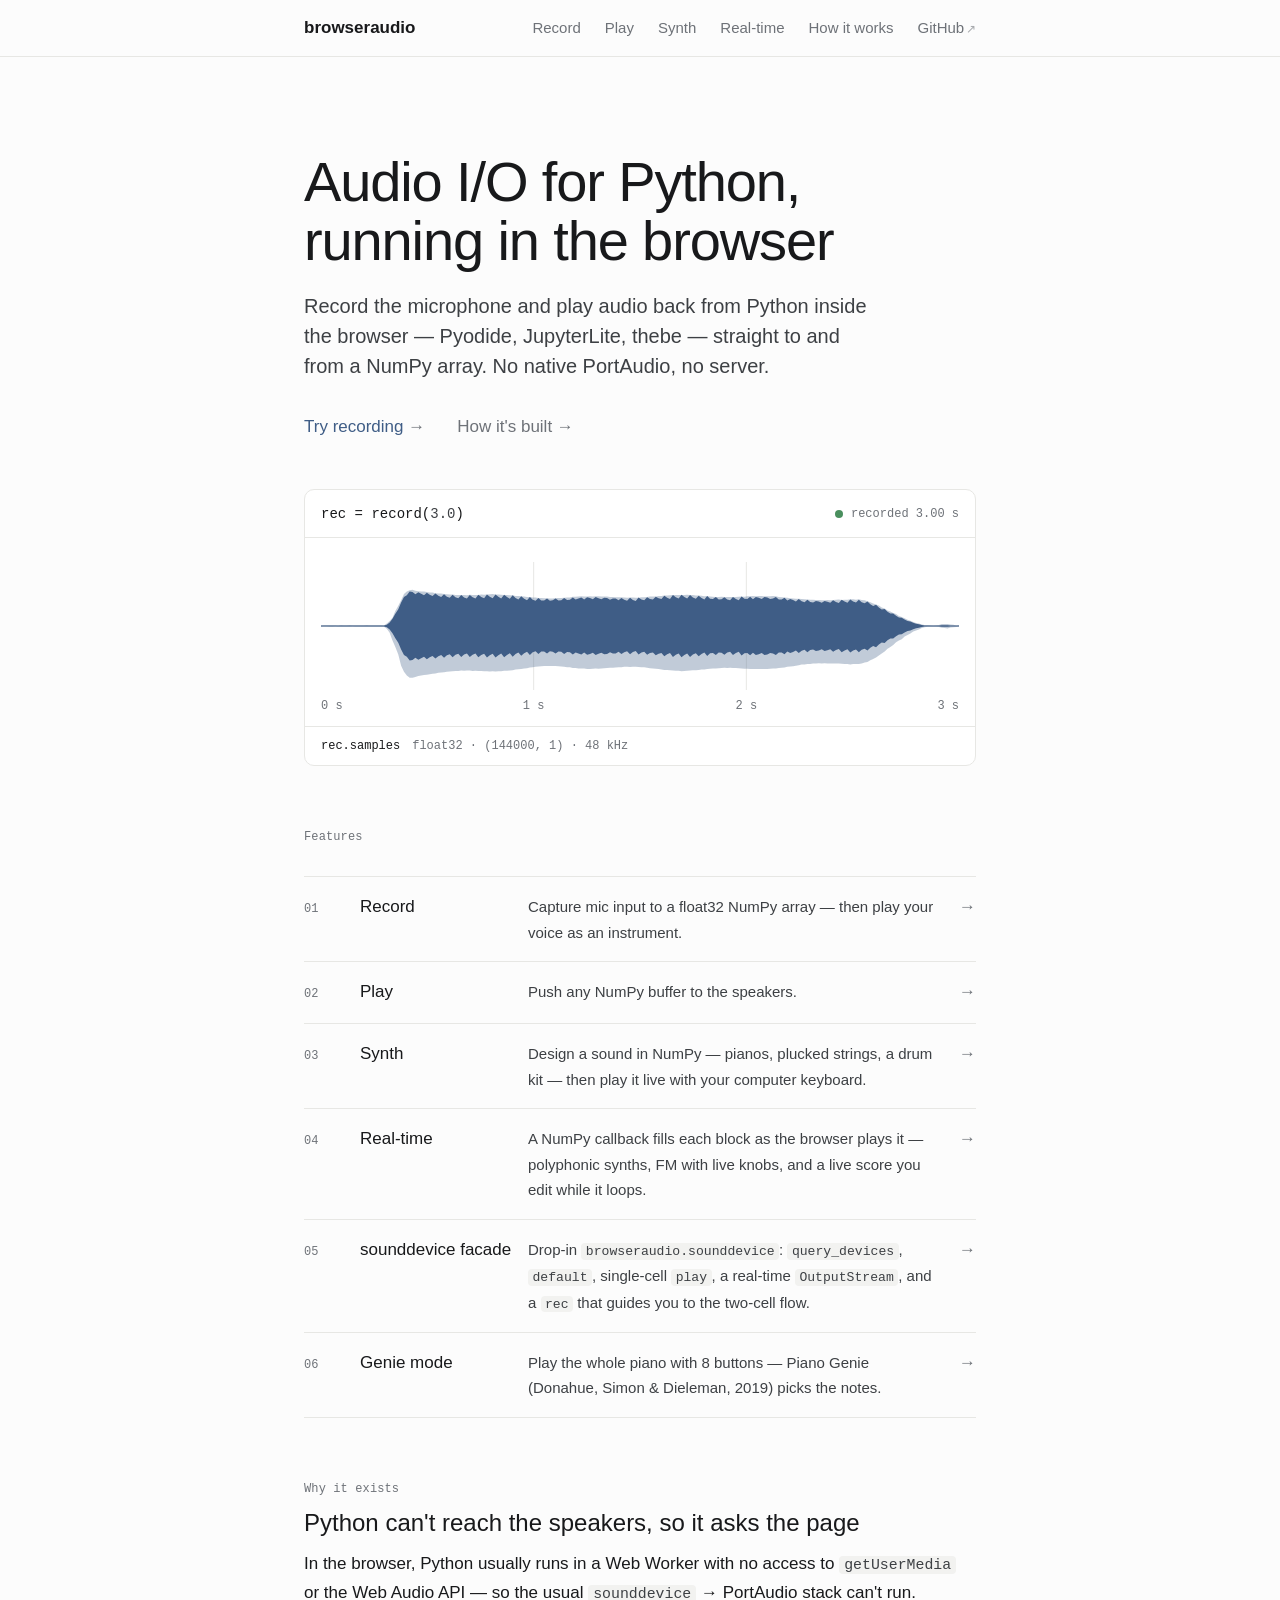
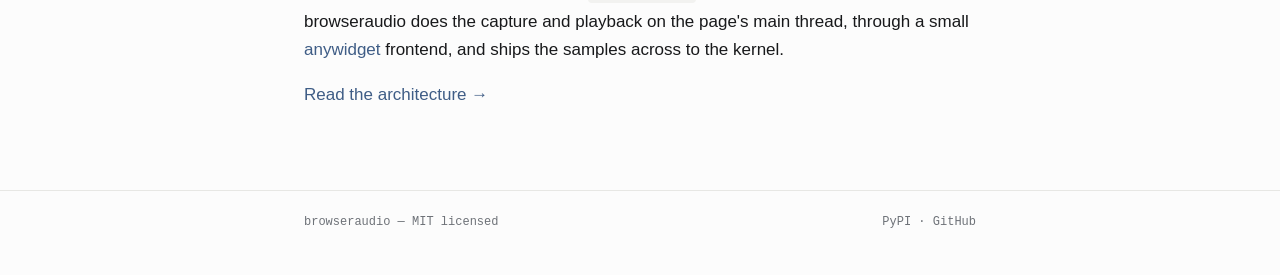
<file: demo/index.html>
<!DOCTYPE html>
<html lang="en">
<head>
<meta charset="utf-8" />
<meta name="viewport" content="width=device-width, initial-scale=1" />
<title>browseraudio — audio I/O for in-browser Python</title>
<meta name="description" content="Record the mic and play audio back from Python running in the browser — Pyodide, JupyterLite, thebe — straight to and from NumPy." />
<link rel="stylesheet" href="assets/style.css" />
<script src="assets/nav.js"></script>
</head>
<body>

<nav class="nav">
  <div class="nav-inner wrap">
    <a class="brand" href="index.html">browseraudio</a>
    <button class="nav-toggle" type="button" aria-expanded="false" aria-controls="nav-links"><span>Menu</span></button>
    <div class="nav-links" id="nav-links">
      <a href="record.html">Record</a>
      <a href="play.html">Play</a>
      <a href="synth.html">Synth</a>
      <a href="realtime.html">Real-time</a>
      <a href="how-it-works.html">How it works</a>
      <a class="ext" href="https://github.com/jiaweil6/browseraudio">GitHub</a>
    </div>
  </div>
</nav>

<main class="wrap">
  <header class="hero">
    <h1>Audio I/O for Python,<br>running in the browser</h1>
    <p class="lead">
      Record the microphone and play audio back from Python inside the browser —
      Pyodide, JupyterLite, thebe — straight to and from a NumPy array. No native
      PortAudio, no server.
    </p>
    <div class="cta">
      <a href="record.html">Try recording <span class="arr">→</span></a>
      <a class="secondary" href="how-it-works.html">How it's built <span class="arr">→</span></a>
    </div>

    <figure class="take">
      <div class="take-head">
        <code>rec = <span class="f">record</span>(<span class="n">3.0</span>)</code>
        <span class="take-status"><span class="dot"></span>recorded 3.00 s</span>
      </div>
      <div class="take-plot">
        <svg viewBox="0 0 672 128" preserveAspectRatio="none" role="img" aria-label="Waveform of a three-second take: a hummed note that swells in after a third of a second and fades out just before the end">
          <path class="grid" d="M0 64H672M224 0V128M448 0V128"/>
          <path class="peak" d="M0 63.4L3 63.3L6 63.3L9 63.3L12.1 63.3L15.1 63.3L18.1 63.4L21.1 63.1L24.1 63.3L27.1 63.3L30.1 63.1L33.1 63.3L36.2 63.2L39.2 63.2L42.2 63.3L45.2 63.2L48.2 63.1L51.2 63.3L54.2 63.3L57.3 63.3L60.3 63.3L63.3 63.3L66.3 63.4L69.3 61.6L72.3 58.9L75.3 55.7L78.3 49.0L81.4 43.8L84.4 38.3L87.4 32.0L90.4 29.5L93.4 28.3L96.4 27.8L99.4 28.7L102.5 29.3L105.5 29.6L108.5 29.6L111.5 30.1L114.5 30.5L117.5 30.5L120.5 31.3L123.6 31.4L126.6 31.6L129.6 32.0L132.6 32.3L135.6 32.6L138.6 32.5L141.6 32.9L144.6 33.0L147.7 33.1L150.7 33.1L153.7 33.2L156.7 32.8L159.7 32.9L162.7 32.9L165.7 33.0L168.8 32.6L171.8 32.7L174.8 32.6L177.8 32.3L180.8 32.0L183.8 32.4L186.8 32.5L189.8 32.7L192.9 32.9L195.9 32.9L198.9 33.2L201.9 33.2L204.9 33.9L207.9 34.1L210.9 34.2L214 34.6L217 35.1L220 35.1L223 35.5L226 35.5L229 36.1L232 36.1L235 36.3L238.1 36.3L241.1 36.4L244.1 36.4L247.1 36.0L250.1 36.1L253.1 35.9L256.1 35.7L259.2 35.6L262.2 35.4L265.2 34.8L268.2 34.8L271.2 34.5L274.2 34.3L277.2 34.4L280.3 34.4L283.3 34.2L286.3 34.4L289.3 34.2L292.3 34.2L295.3 34.6L298.3 34.5L301.3 34.6L304.4 35.1L307.4 35.0L310.4 35.3L313.4 35.3L316.4 35.3L319.4 35.5L322.4 35.7L325.5 35.6L328.5 35.5L331.5 35.8L334.5 35.7L337.5 35.3L340.5 35.2L343.5 34.9L346.5 34.6L349.6 34.5L352.6 34.5L355.6 34.1L358.6 34.0L361.6 33.6L364.6 33.6L367.6 33.3L370.7 33.0L373.7 33.0L376.7 33.1L379.7 33.1L382.7 33.1L385.7 32.8L388.7 33.1L391.7 33.1L394.8 33.4L397.8 33.5L400.8 33.7L403.8 34.3L406.8 34.1L409.8 34.4L412.8 34.7L415.9 34.9L418.9 34.9L421.9 34.8L424.9 34.9L427.9 35.0L430.9 34.9L433.9 34.9L437 35.0L440 34.8L443 34.6L446 34.7L449 34.2L452 34.3L455 34.1L458 34.3L461.1 34.0L464.1 34.1L467.1 34.3L470.1 34.3L473.1 34.3L476.1 34.1L479.1 34.3L482.2 35.0L485.2 35.2L488.2 35.4L491.2 35.7L494.2 36.2L497.2 36.4L500.2 36.7L503.2 36.8L506.3 37.0L509.3 37.3L512.3 37.5L515.3 37.8L518.3 37.8L521.3 38.0L524.3 38.0L527.4 38.2L530.4 38.3L533.4 37.9L536.4 38.3L539.4 38.1L542.4 37.8L545.4 37.6L548.4 37.9L551.5 37.7L554.5 37.7L557.5 37.3L560.5 37.3L563.5 37.7L566.5 37.2L569.5 38.1L572.6 38.3L575.6 39.3L578.6 40.2L581.6 41.4L584.6 42.4L587.6 43.4L590.6 45.4L593.7 46.4L596.7 48.4L599.7 49.6L602.7 50.9L605.7 52.0L608.7 54.1L611.7 55.0L614.7 56.3L617.8 57.8L620.8 58.8L623.8 59.9L626.8 61.1L629.8 61.5L632.8 62.6L635.8 62.9L638.9 63.1L641.9 63.3L644.9 63.4L647.9 63.2L650.9 63.0L653.9 62.1L656.9 62.0L659.9 62.0L663 62.4L666 62.7L669 63.4L672 63.3L672 64.6L669 64.9L666 65.3L663 65.4L659.9 66.4L656.9 66.1L653.9 65.7L650.9 65.0L647.9 64.8L644.9 64.7L641.9 64.8L638.9 64.8L635.8 65.3L632.8 66.0L629.8 67.4L626.8 68.4L623.8 69.4L620.8 71.6L617.8 72.9L614.7 74.4L611.7 77.2L608.7 78.6L605.7 80.3L602.7 83.0L599.7 85.1L596.7 86.8L593.7 89.6L590.6 91.6L587.6 93.4L584.6 95.4L581.6 97.0L578.6 98.2L575.6 99.9L572.6 100.6L569.5 101.4L566.5 101.9L563.5 102.0L560.5 102.0L557.5 102.4L554.5 102.0L551.5 102.0L548.4 101.8L545.4 101.6L542.4 101.4L539.4 101.6L536.4 101.4L533.4 101.4L530.4 101.2L527.4 101.5L524.3 101.3L521.3 101.4L518.3 101.6L515.3 101.9L512.3 102.0L509.3 102.4L506.3 102.6L503.2 103.3L500.2 103.7L497.2 104.2L494.2 104.4L491.2 104.8L488.2 105.5L485.2 105.8L482.2 105.9L479.1 106.5L476.1 106.5L473.1 106.8L470.1 107.0L467.1 107.1L464.1 107.0L461.1 107.0L458 106.9L455 106.9L452 107.0L449 106.7L446 106.7L443 106.4L440 106.2L437 106.1L433.9 105.9L430.9 105.8L427.9 106.0L424.9 105.8L421.9 106.0L418.9 106.2L415.9 106.4L412.8 106.4L409.8 106.8L406.8 106.9L403.8 107.4L400.8 107.4L397.8 108.1L394.8 108.3L391.7 108.3L388.7 108.5L385.7 108.8L382.7 109.0L379.7 109.2L376.7 108.7L373.7 108.8L370.7 108.5L367.6 108.2L364.6 107.9L361.6 107.9L358.6 107.5L355.6 106.9L352.6 106.7L349.6 106.5L346.5 106.2L343.5 105.7L340.5 105.2L337.5 105.2L334.5 104.9L331.5 104.8L328.5 104.8L325.5 104.9L322.4 104.8L319.4 104.7L316.4 105.2L313.4 105.2L310.4 105.4L307.4 105.7L304.4 105.8L301.3 106.0L298.3 106.3L295.3 106.6L292.3 106.8L289.3 106.6L286.3 106.8L283.3 106.9L280.3 106.9L277.2 106.6L274.2 106.5L271.2 106.4L268.2 106.0L265.2 105.9L262.2 105.3L259.2 105.2L256.1 104.8L253.1 104.5L250.1 104.3L247.1 104.1L244.1 104.0L241.1 103.9L238.1 104.1L235 104.1L232 104.3L229 104.5L226 104.7L223 105.2L220 105.6L217 106.3L214 106.5L210.9 107.1L207.9 107.3L204.9 107.6L201.9 108.2L198.9 108.5L195.9 108.8L192.9 108.8L189.8 109.2L186.8 109.3L183.8 109.5L180.8 109.3L177.8 109.6L174.8 109.3L171.8 109.2L168.8 109.1L165.7 109.0L162.7 108.8L159.7 108.9L156.7 108.6L153.7 108.4L150.7 108.7L147.7 108.6L144.6 108.9L141.6 109.0L138.6 109.3L135.6 109.4L132.6 109.7L129.6 110.2L126.6 110.5L123.6 110.7L120.5 111.5L117.5 111.8L114.5 112.2L111.5 112.8L108.5 113.1L105.5 113.5L102.5 114.0L99.4 114.9L96.4 115.7L93.4 115.8L90.4 113.5L87.4 109.7L84.4 103.8L81.4 92.4L78.3 85.0L75.3 78.4L72.3 70.7L69.3 66.8L66.3 64.8L63.3 64.8L60.3 64.8L57.3 64.7L54.2 64.7L51.2 64.7L48.2 64.8L45.2 64.7L42.2 64.8L39.2 64.8L36.2 64.7L33.1 64.6L30.1 64.7L27.1 64.8L24.1 64.7L21.1 64.8L18.1 64.7L15.1 64.6L12.1 64.7L9 64.8L6 64.6L3 64.6L0 64.8Z"/>
          <path class="rms" d="M0 63.5L3 63.5L6 63.5L9 63.5L12.1 63.5L15.1 63.5L18.1 63.5L21.1 63.5L24.1 63.5L27.1 63.5L30.1 63.5L33.1 63.5L36.2 63.5L39.2 63.5L42.2 63.5L45.2 63.5L48.2 63.5L51.2 63.5L54.2 63.5L57.3 63.5L60.3 63.5L63.3 63.5L66.3 63.5L69.3 62.7L72.3 60.6L75.3 56.8L78.3 51.8L81.4 47.3L84.4 40.5L87.4 35.0L90.4 33.3L93.4 29.5L96.4 29.9L99.4 32.3L102.5 30.2L105.5 31.7L108.5 33.3L111.5 30.8L114.5 32.7L117.5 34.1L120.5 31.5L123.6 33.8L126.6 35.0L129.6 32.2L132.6 34.7L135.6 35.8L138.6 32.8L141.6 35.3L144.6 36.3L147.7 33.1L150.7 35.5L153.7 36.4L156.7 33.1L159.7 35.3L162.7 36.4L165.7 32.8L168.8 35.0L171.8 36.2L174.8 32.6L177.8 34.7L180.8 36.2L183.8 32.5L186.8 34.7L189.8 36.4L192.9 32.7L195.9 35.1L198.9 36.8L201.9 33.3L204.9 35.9L207.9 37.5L210.9 34.2L214 36.8L217 38.3L220 35.1L223 37.7L226 38.7L229 35.9L232 38.4L235 38.6L238.1 36.5L241.1 38.8L244.1 38.3L247.1 36.6L250.1 38.5L253.1 38.2L256.1 36.0L259.2 38.0L262.2 37.8L265.2 35.4L268.2 37.6L271.2 36.5L274.2 35.5L277.2 37.4L280.3 35.2L283.3 36.1L286.3 37.3L289.3 34.9L292.3 36.3L295.3 37.3L298.3 35.8L301.3 36.0L304.4 37.7L307.4 36.5L310.4 36.4L313.4 38.3L316.4 36.0L319.4 37.7L322.4 38.8L325.5 35.8L328.5 37.9L331.5 38.9L334.5 35.5L337.5 37.6L340.5 38.3L343.5 35.3L346.5 37.0L349.6 37.6L352.6 34.8L355.6 36.3L358.6 37.1L361.6 33.8L364.6 35.7L367.6 36.9L370.7 33.0L373.7 35.3L376.7 36.5L379.7 32.8L382.7 35.0L385.7 36.5L388.7 33.0L391.7 35.6L394.8 36.8L397.8 33.7L400.8 36.0L403.8 37.6L406.8 34.1L409.8 36.8L412.8 37.1L415.9 35.1L418.9 37.5L421.9 37.2L424.9 35.3L427.9 37.4L430.9 38.2L433.9 34.9L437 36.9L440 38.2L443 34.5L446 36.8L449 37.0L452 34.7L455 37.2L458 35.1L461.1 35.8L464.1 37.0L467.1 35.1L470.1 35.6L473.1 37.0L476.1 36.6L479.1 35.1L482.2 37.5L485.2 37.5L488.2 35.8L491.2 38.5L494.2 37.0L497.2 38.1L500.2 39.5L503.2 37.0L506.3 39.3L509.3 40.3L512.3 37.7L515.3 39.9L518.3 40.5L521.3 38.9L524.3 39.5L527.4 40.7L530.4 39.0L533.4 39.7L536.4 40.8L539.4 38.2L542.4 40.0L545.4 40.9L548.4 37.8L551.5 39.5L554.5 40.8L557.5 37.6L560.5 39.6L563.5 40.5L566.5 37.8L569.5 40.2L572.6 41.3L575.6 39.5L578.6 42.3L581.6 44.1L584.6 42.8L587.6 45.6L590.6 47.4L593.7 47.0L596.7 49.8L599.7 51.4L602.7 51.5L605.7 53.8L608.7 55.5L611.7 55.7L614.7 57.6L617.8 58.9L620.8 59.4L623.8 60.8L626.8 61.7L629.8 62.3L632.8 63.0L635.8 63.5L638.9 63.5L641.9 63.5L644.9 63.5L647.9 63.5L650.9 63.5L653.9 63.3L656.9 63.2L659.9 63.2L663 63.5L666 63.5L669 63.5L672 63.5L672 64.5L669 64.5L666 64.5L663 64.5L659.9 64.8L656.9 64.8L653.9 64.7L650.9 64.5L647.9 64.5L644.9 64.5L641.9 64.5L638.9 64.5L635.8 64.5L632.8 65.0L629.8 65.7L626.8 66.3L623.8 67.2L620.8 68.6L617.8 69.1L614.7 70.4L611.7 72.3L608.7 72.5L605.7 74.2L602.7 76.5L599.7 76.6L596.7 78.2L593.7 81.0L590.6 80.6L587.6 82.4L584.6 85.2L581.6 83.9L578.6 85.7L575.6 88.5L572.6 86.7L569.5 87.8L566.5 90.2L563.5 87.5L560.5 88.4L557.5 90.4L554.5 87.2L551.5 88.5L548.4 90.2L545.4 87.1L542.4 88.0L539.4 89.8L536.4 87.2L533.4 88.3L530.4 89.0L527.4 87.3L524.3 88.5L521.3 89.1L518.3 87.5L515.3 88.1L512.3 90.3L509.3 87.7L506.3 88.7L503.2 91.0L500.2 88.5L497.2 89.9L494.2 91.0L491.2 89.5L488.2 92.2L485.2 90.5L482.2 90.5L479.1 92.9L476.1 91.4L473.1 91.0L470.1 92.4L467.1 92.9L464.1 91.0L461.1 92.2L458 92.9L455 90.8L452 93.3L449 91.0L446 91.2L443 93.5L440 89.8L437 91.1L433.9 93.1L430.9 89.8L427.9 90.6L424.9 92.7L421.9 90.8L418.9 90.5L415.9 92.9L412.8 90.9L409.8 91.2L406.8 93.9L403.8 90.4L400.8 92.0L397.8 94.3L394.8 91.2L391.7 92.4L388.7 95.0L385.7 91.5L382.7 93.0L379.7 95.2L376.7 91.5L373.7 92.7L370.7 95.0L367.6 91.1L364.6 92.3L361.6 94.2L358.6 90.9L355.6 91.7L352.6 93.2L349.6 90.4L346.5 91.0L343.5 92.7L340.5 89.7L337.5 90.4L334.5 92.5L331.5 89.1L328.5 90.1L325.5 92.2L322.4 89.2L319.4 90.3L316.4 92.0L313.4 89.7L310.4 91.6L307.4 91.5L304.4 90.3L301.3 92.0L298.3 92.2L295.3 90.7L292.3 91.7L289.3 93.1L286.3 90.7L283.3 91.9L280.3 92.8L277.2 90.6L274.2 92.5L271.2 91.5L268.2 90.4L265.2 92.6L262.2 90.2L259.2 90.0L256.1 92.0L253.1 89.8L250.1 89.5L247.1 91.4L244.1 89.7L241.1 89.2L238.1 91.5L235 89.4L232 89.6L229 92.1L226 89.3L223 90.3L220 92.9L217 89.7L214 91.2L210.9 93.8L207.9 90.5L204.9 92.1L201.9 94.7L198.9 91.2L195.9 92.9L192.9 95.3L189.8 91.6L186.8 93.3L183.8 95.5L180.8 91.8L177.8 93.3L174.8 95.4L171.8 91.8L168.8 93.0L165.7 95.2L162.7 91.6L159.7 92.7L156.7 94.9L153.7 91.6L150.7 92.5L147.7 94.9L144.6 91.7L141.6 92.7L138.6 95.2L135.6 92.2L132.6 93.3L129.6 95.8L126.6 93.0L123.6 94.2L120.5 96.5L117.5 93.9L114.5 95.3L111.5 97.2L108.5 94.7L105.5 96.3L102.5 97.8L99.4 95.7L96.4 98.1L93.4 98.5L90.4 94.7L87.4 93.0L84.4 87.5L81.4 80.7L78.3 76.2L75.3 71.2L72.3 67.4L69.3 65.3L66.3 64.5L63.3 64.5L60.3 64.5L57.3 64.5L54.2 64.5L51.2 64.5L48.2 64.5L45.2 64.5L42.2 64.5L39.2 64.5L36.2 64.5L33.1 64.5L30.1 64.5L27.1 64.5L24.1 64.5L21.1 64.5L18.1 64.5L15.1 64.5L12.1 64.5L9 64.5L6 64.5L3 64.5L0 64.5Z"/>
        </svg>
        <div class="take-axis" aria-hidden="true"><span style="left:0">0 s</span><span style="left:33.333%">1 s</span><span style="left:66.667%">2 s</span><span style="left:100%">3 s</span></div>
      </div>
      <figcaption class="take-foot"><code>rec.samples</code><span>float32 · (144000, 1) · 48 kHz</span></figcaption>
    </figure>
  </header>

  <section>
    <p class="label">Features</p>
    <div class="index">
      <a class="row" href="record.html">
        <span class="num">01</span><span class="name">Record</span>
        <span class="desc">Capture mic input to a float32 NumPy array — then play your voice as an instrument.</span>
        <span class="arr">→</span>
      </a>
      <a class="row" href="play.html">
        <span class="num">02</span><span class="name">Play</span>
        <span class="desc">Push any NumPy buffer to the speakers.</span>
        <span class="arr">→</span>
      </a>
      <a class="row" href="synth.html">
        <span class="num">03</span><span class="name">Synth</span>
        <span class="desc">Design a sound in NumPy — pianos, plucked strings, a drum kit — then play it live with your computer keyboard.</span>
        <span class="arr">→</span>
      </a>
      <a class="row" href="realtime.html">
        <span class="num">04</span><span class="name">Real-time</span>
        <span class="desc">A NumPy callback fills each block as the browser plays it — polyphonic synths, FM with live knobs, and a live score you edit while it loops.</span>
        <span class="arr">→</span>
      </a>
      <a class="row" href="how-it-works.html#facade">
        <span class="num">05</span><span class="name">sounddevice facade</span>
        <span class="desc">Drop-in <code>browseraudio.sounddevice</code>: <code>query_devices</code>, <code>default</code>, single-cell <code>play</code>, a real-time <code>OutputStream</code>, and a <code>rec</code> that guides you to the two-cell flow.</span>
        <span class="arr">→</span>
      </a>
      <a class="row" href="synth.html">
        <span class="num">06</span><span class="name">Genie mode</span>
        <span class="desc">Play the whole piano with 8 buttons — Piano Genie (Donahue, Simon &amp; Dieleman, 2019) picks the notes.</span>
        <span class="arr">→</span>
      </a>
    </div>
  </section>

  <section>
    <p class="label">Why it exists</p>
    <h2>Python can't reach the speakers, so it asks the page</h2>
    <p>
      In the browser, Python usually runs in a Web Worker with no access to
      <code>getUserMedia</code> or the Web Audio API — so the usual
      <code>sounddevice</code> → PortAudio stack can't run. browseraudio does the
      capture and playback on the page's main thread, through a small
      <a href="https://anywidget.dev">anywidget</a> frontend, and ships the samples
      across to the kernel.
    </p>
    <p><a href="how-it-works.html">Read the architecture <span class="arr">→</span></a></p>
  </section>
</main>

<footer>
  <div class="wrap">
    <span>browseraudio — MIT licensed</span>
    <span><a href="https://pypi.org/project/browseraudio/">PyPI</a> · <a href="https://github.com/jiaweil6/browseraudio">GitHub</a></span>
  </div>
</footer>

</body>
</html>
</file>
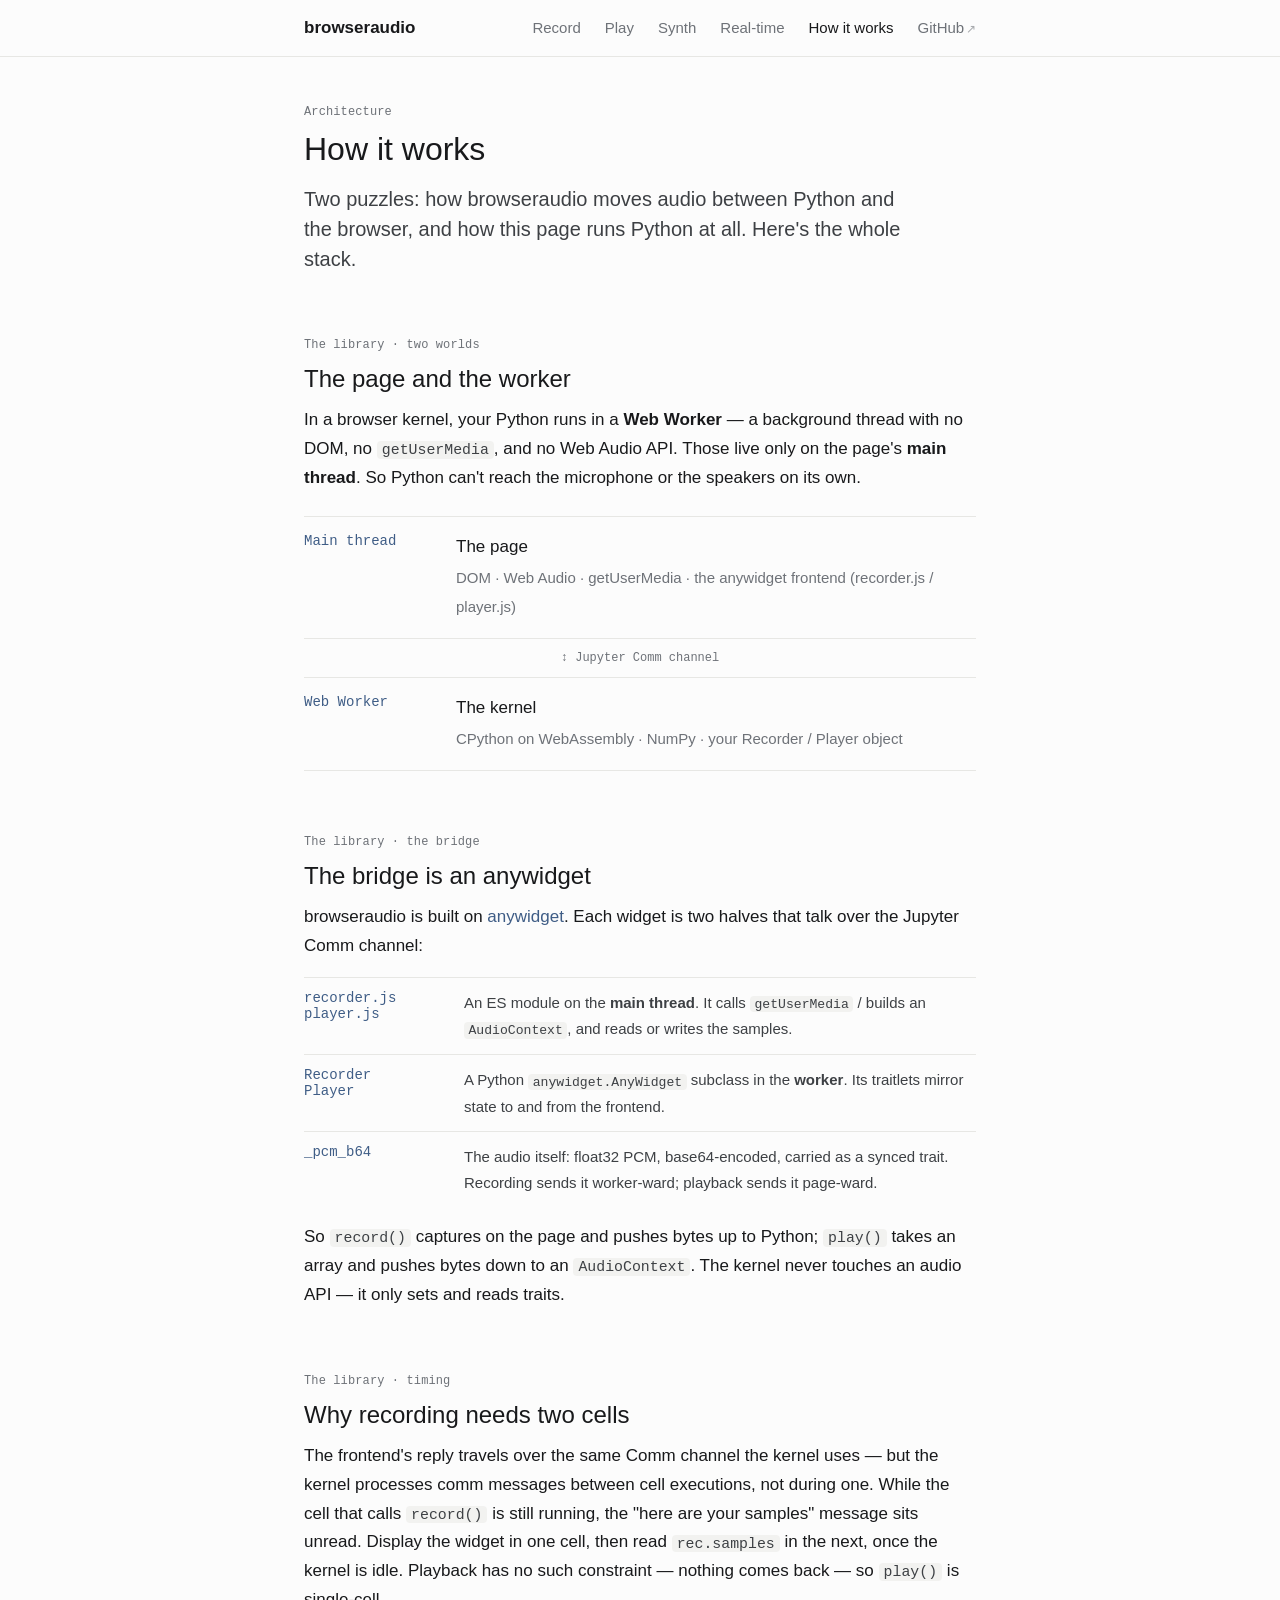
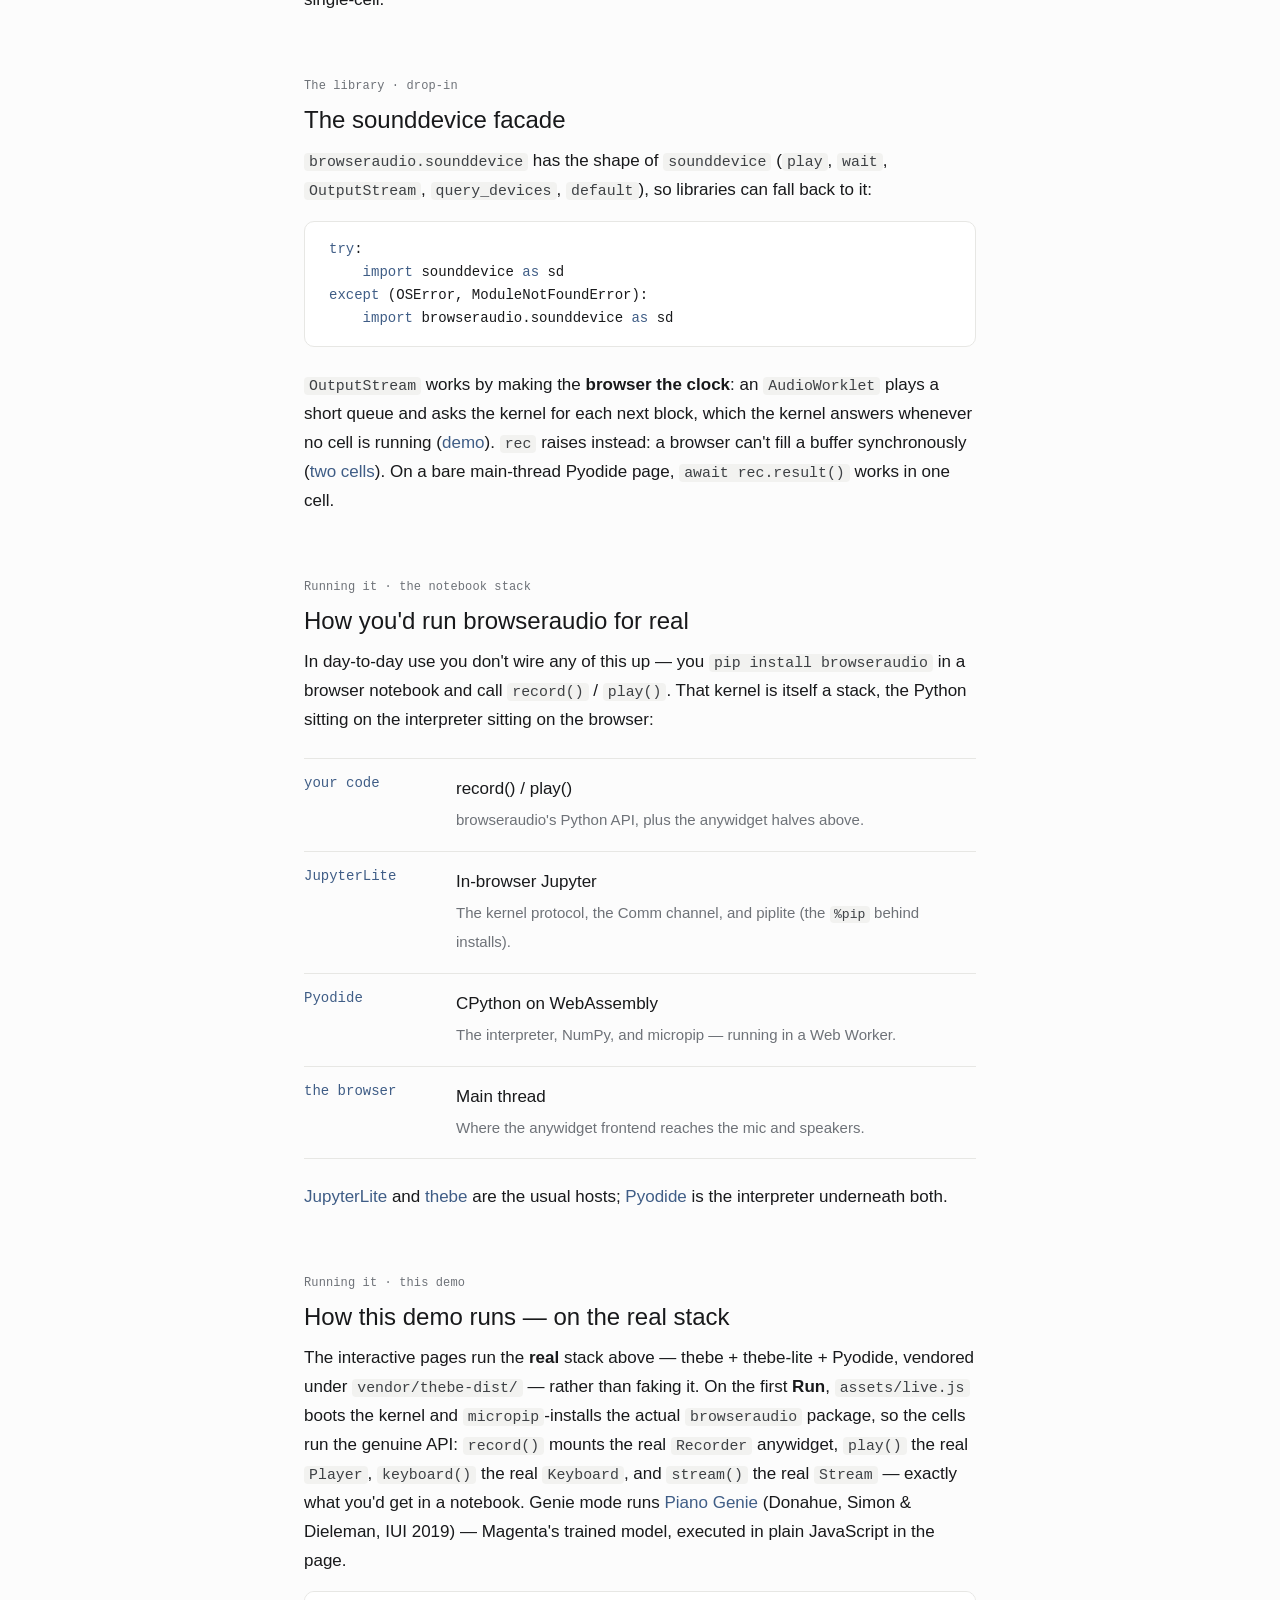
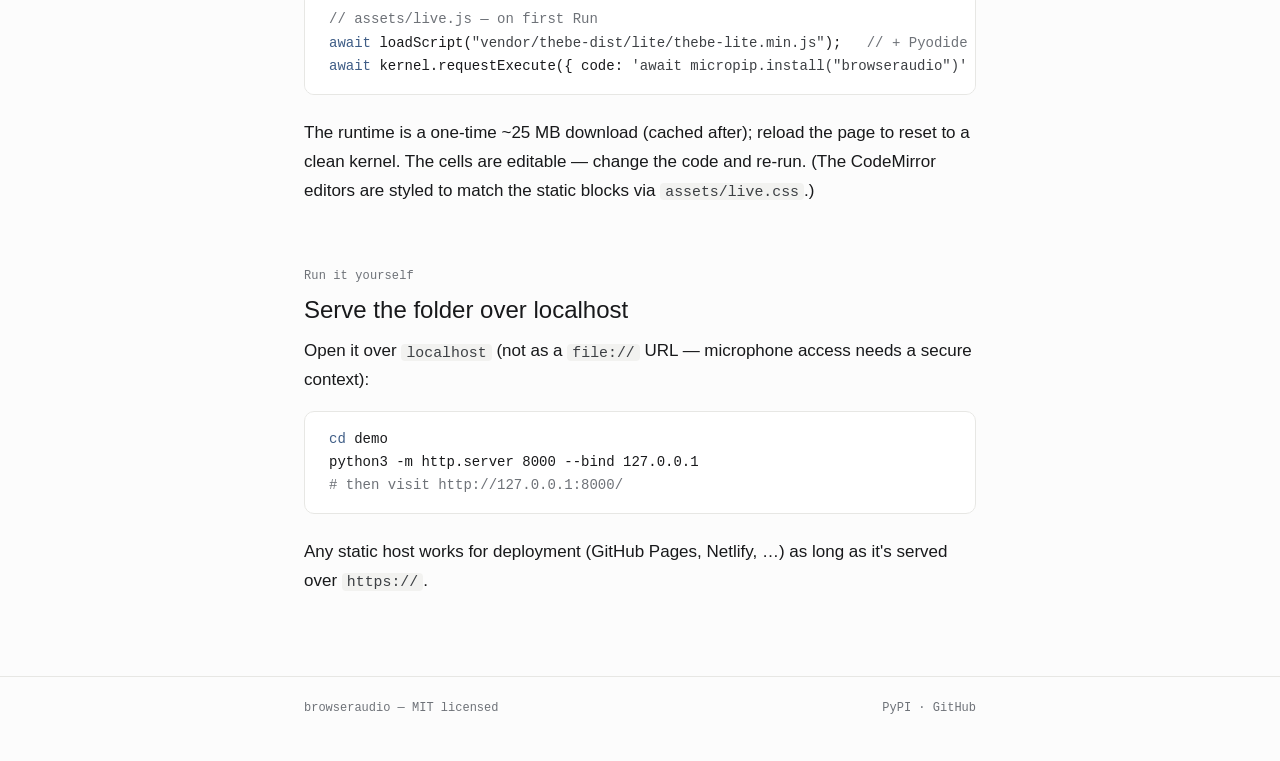
<file: demo/how-it-works.html>
<!DOCTYPE html>
<html lang="en">
<head>
<meta charset="utf-8" />
<meta name="viewport" content="width=device-width, initial-scale=1" />
<title>How it works · browseraudio</title>
<meta name="description" content="The architecture behind browseraudio: anywidget, the main-thread/worker bridge, the sounddevice facade, the JupyterLite / Pyodide notebook stack, and how the demo runs the real thebe + Pyodide kernel in the browser." />
<link rel="stylesheet" href="assets/style.css" />
<script src="assets/nav.js"></script>
</head>
<body>

<nav class="nav">
  <div class="nav-inner wrap">
    <a class="brand" href="index.html">browseraudio</a>
    <button class="nav-toggle" type="button" aria-expanded="false" aria-controls="nav-links"><span>Menu</span></button>
    <div class="nav-links" id="nav-links">
      <a href="record.html">Record</a>
      <a href="play.html">Play</a>
      <a href="synth.html">Synth</a>
      <a href="realtime.html">Real-time</a>
      <a href="how-it-works.html" class="active" aria-current="page">How it works</a>
      <a class="ext" href="https://github.com/jiaweil6/browseraudio">GitHub</a>
    </div>
  </div>
</nav>

<main class="wrap">
  <p class="label">Architecture</p>
  <h1>How it works</h1>
  <p class="lead">
    Two puzzles: how browseraudio moves audio between Python and the browser, and how
    this page runs Python at all. Here's the whole stack.
  </p>

  <section>
    <p class="label">The library · two worlds</p>
    <h2>The page and the worker</h2>
    <p>
      In a browser kernel, your Python runs in a <b>Web Worker</b> — a background thread
      with no DOM, no <code>getUserMedia</code>, and no Web Audio API. Those live only on
      the page's <b>main thread</b>. So Python can't reach the microphone or the speakers
      on its own.
    </p>
    <div class="stack">
      <div class="layer">
        <span class="badge">Main thread</span>
        <span class="desc"><b>The page</b><span>DOM · Web Audio · getUserMedia · the anywidget frontend (recorder.js / player.js)</span></span>
      </div>
      <div class="split-note">↕  Jupyter Comm channel</div>
      <div class="layer">
        <span class="badge">Web Worker</span>
        <span class="desc"><b>The kernel</b><span>CPython on WebAssembly · NumPy · your Recorder / Player object</span></span>
      </div>
    </div>
  </section>

  <section>
    <p class="label">The library · the bridge</p>
    <h2>The bridge is an anywidget</h2>
    <p>
      browseraudio is built on <a href="https://anywidget.dev">anywidget</a>. Each widget
      is two halves that talk over the Jupyter Comm channel:
    </p>
    <dl class="dl">
      <div><dt>recorder.js<br>player.js</dt><dd>An ES module on the <b>main thread</b>. It calls <code>getUserMedia</code> / builds an <code>AudioContext</code>, and reads or writes the samples.</dd></div>
      <div><dt>Recorder<br>Player</dt><dd>A Python <code>anywidget.AnyWidget</code> subclass in the <b>worker</b>. Its traitlets mirror state to and from the frontend.</dd></div>
      <div><dt>_pcm_b64</dt><dd>The audio itself: float32 PCM, base64-encoded, carried as a synced trait. Recording sends it worker-ward; playback sends it page-ward.</dd></div>
    </dl>
    <p>
      So <code>record()</code> captures on the page and pushes bytes <em>up</em> to Python;
      <code>play()</code> takes an array and pushes bytes <em>down</em> to an
      <code>AudioContext</code>. The kernel never touches an audio API — it only sets and
      reads traits.
    </p>
  </section>

  <section id="two-cells">
    <p class="label">The library · timing</p>
    <h2>Why recording needs two cells</h2>
    <p>
      The frontend's reply travels over the same Comm channel the kernel uses — but the
      kernel processes comm messages <em>between</em> cell executions, not during one.
      While the cell that calls <code>record()</code> is still running, the "here are your
      samples" message sits unread. Display the widget in one cell, then read
      <code>rec.samples</code> in the next, once the kernel is idle. Playback has no such
      constraint — nothing comes back — so <code>play()</code> is single-cell.
    </p>
  </section>

  <section id="facade">
    <p class="label">The library · drop-in</p>
    <h2>The sounddevice facade</h2>
    <p>
      <code>browseraudio.sounddevice</code> has the shape of
      <a href="https://python-sounddevice.readthedocs.io"><code>sounddevice</code></a>
      (<code>play</code>, <code>wait</code>, <code>OutputStream</code>, <code>query_devices</code>,
      <code>default</code>), so libraries can fall back to it:
    </p>
    <pre class="code"><span class="k">try</span>:
    <span class="k">import</span> sounddevice <span class="k">as</span> sd
<span class="k">except</span> (OSError, ModuleNotFoundError):
    <span class="k">import</span> browseraudio.sounddevice <span class="k">as</span> sd</pre>
    <p>
      <code>OutputStream</code> works by making the <b>browser the clock</b>: an
      <code>AudioWorklet</code> plays a short queue and asks the kernel for each next block,
      which the kernel answers whenever no cell is running (<a href="realtime.html">demo</a>).
      <code>rec</code> raises instead: a browser can't fill a buffer synchronously
      (<a href="#two-cells">two cells</a>). On a bare main-thread Pyodide page,
      <code>await rec.result()</code> works in one cell.
    </p>
  </section>

  <section>
    <p class="label">Running it · the notebook stack</p>
    <h2>How you'd run browseraudio for real</h2>
    <p>
      In day-to-day use you don't wire any of this up — you <code>pip install
      browseraudio</code> in a browser notebook and call <code>record()</code> /
      <code>play()</code>. That kernel is itself a stack, the Python sitting on the
      interpreter sitting on the browser:
    </p>
    <div class="stack">
      <div class="layer"><span class="badge">your code</span><span class="desc"><b>record() / play()</b><span>browseraudio's Python API, plus the anywidget halves above.</span></span></div>
      <div class="layer"><span class="badge">JupyterLite</span><span class="desc"><b>In-browser Jupyter</b><span>The kernel protocol, the Comm channel, and piplite (the <code>%pip</code> behind installs).</span></span></div>
      <div class="layer"><span class="badge">Pyodide</span><span class="desc"><b>CPython on WebAssembly</b><span>The interpreter, NumPy, and micropip — running in a Web Worker.</span></span></div>
      <div class="layer"><span class="badge">the browser</span><span class="desc"><b>Main thread</b><span>Where the anywidget frontend reaches the mic and speakers.</span></span></div>
    </div>
    <p>
      <a href="https://jupyterlite.readthedocs.io/">JupyterLite</a> and
      <a href="https://thebe.readthedocs.io/">thebe</a> are the usual hosts;
      <a href="https://pyodide.org">Pyodide</a> is the interpreter underneath both.
    </p>
  </section>

  <section>
    <p class="label">Running it · this demo</p>
    <h2>How this demo runs — on the real stack</h2>
    <p>
      The interactive pages run the <b>real</b> stack above — thebe + thebe-lite + Pyodide,
      vendored under <code>vendor/thebe-dist/</code> — rather than faking it. On the first
      <b>Run</b>, <code>assets/live.js</code> boots the kernel and <code>micropip</code>-installs
      the actual <code>browseraudio</code> package, so the cells run the genuine API:
      <code>record()</code> mounts the real <code>Recorder</code> anywidget,
      <code>play()</code> the real <code>Player</code>, <code>keyboard()</code> the real
      <code>Keyboard</code>, and <code>stream()</code> the real <code>Stream</code> — exactly
      what you'd get in a notebook. Genie mode runs
      <a href="https://magenta.tensorflow.org/pianogenie">Piano Genie</a> (Donahue, Simon &amp;
      Dieleman, IUI 2019) — Magenta's trained model, executed in plain JavaScript in the page.
    </p>
    <pre class="code"><span class="c">// assets/live.js — on first Run</span>
<span class="k">await</span> loadScript(<span class="s">"vendor/thebe-dist/lite/thebe-lite.min.js"</span>);   <span class="c">// + Pyodide</span>
<span class="k">await</span> kernel.requestExecute({ code: <span class="s">'await micropip.install("browseraudio")'</span> });</pre>
    <p>
      The runtime is a one-time ~25 MB download (cached after); reload the page to reset to a
      clean kernel. The cells are editable — change the code and re-run. (The CodeMirror
      editors are styled to match the static blocks via <code>assets/live.css</code>.)
    </p>
  </section>

  <section>
    <p class="label">Run it yourself</p>
    <h2>Serve the folder over localhost</h2>
    <p>Open it over <code>localhost</code> (not as a <code>file://</code> URL — microphone access needs a secure context):</p>
    <pre class="code"><span class="k">cd</span> demo
python3 -m http.server 8000 --bind 127.0.0.1
<span class="c"># then visit http://127.0.0.1:8000/</span></pre>
    <p>Any static host works for deployment (GitHub Pages, Netlify, …) as long as it's served over <code>https://</code>.</p>
  </section>
</main>

<footer>
  <div class="wrap">
    <span>browseraudio — MIT licensed</span>
    <span><a href="https://pypi.org/project/browseraudio/">PyPI</a> · <a href="https://github.com/jiaweil6/browseraudio">GitHub</a></span>
  </div>
</footer>

</body>
</html>
</file>
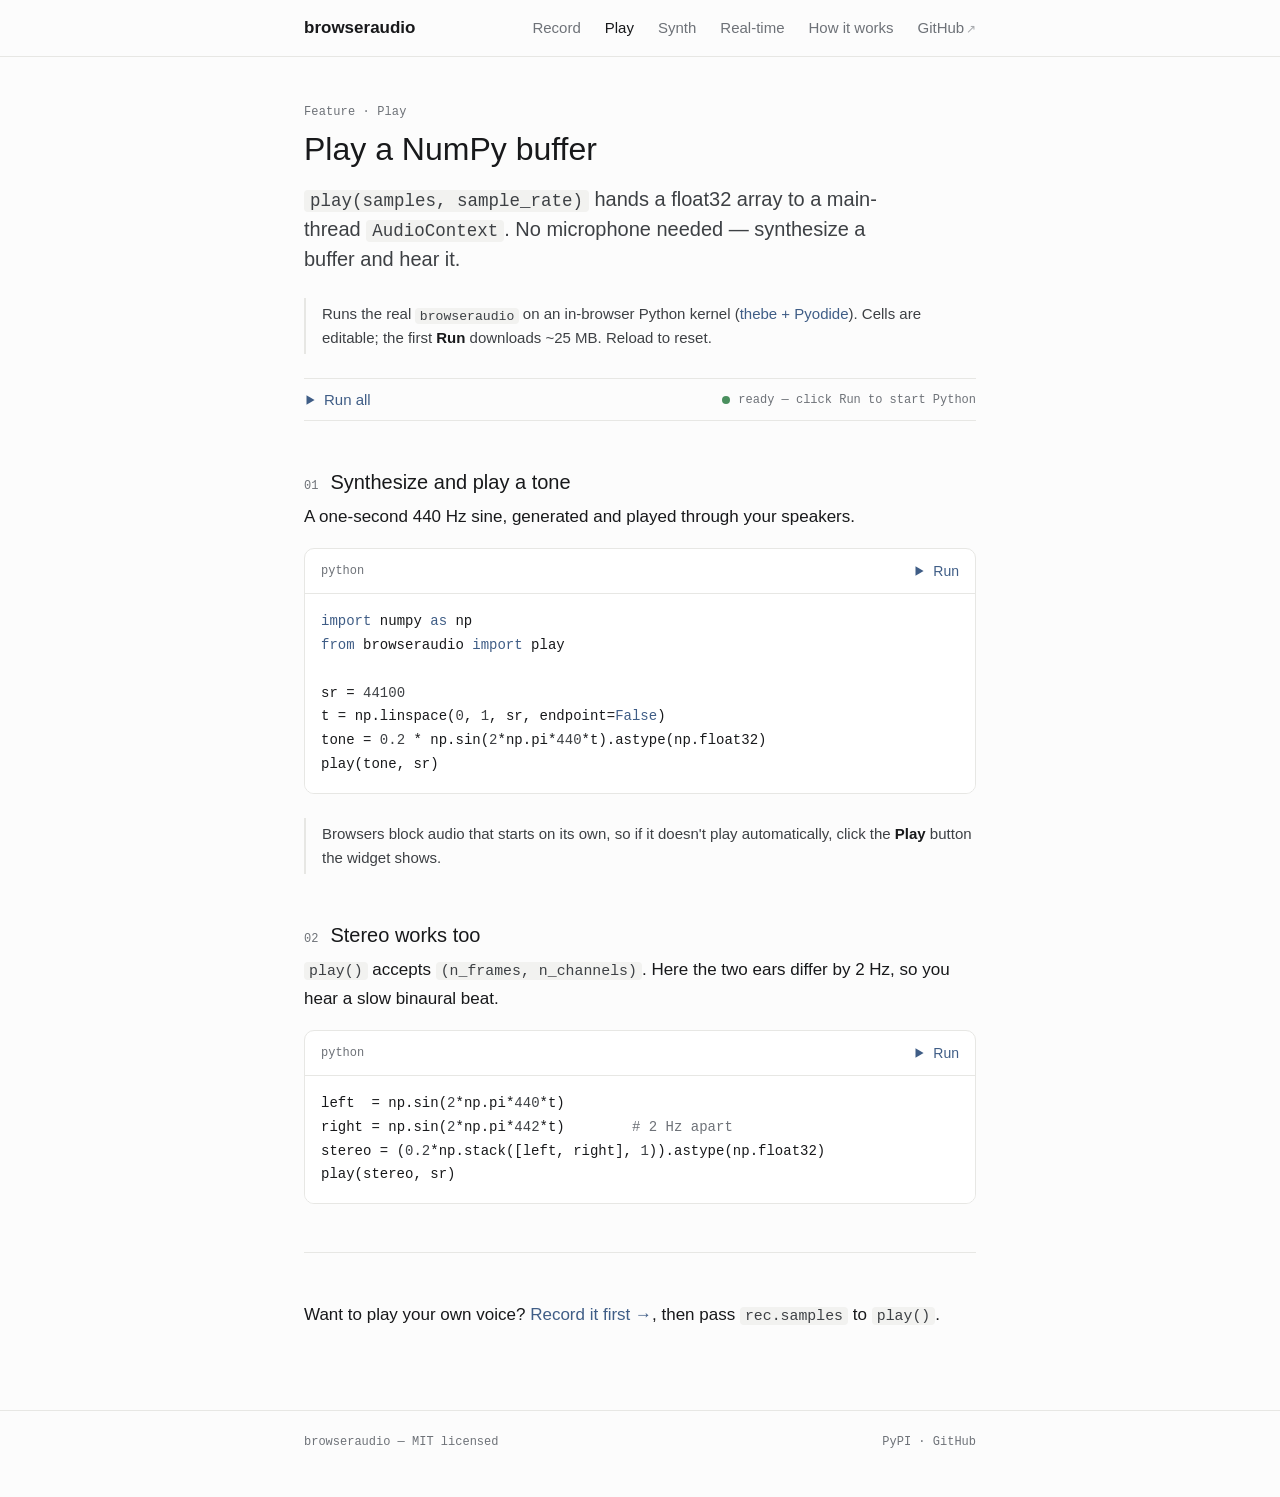
<file: demo/play.html>
<!DOCTYPE html>
<html lang="en">
<head>
<meta charset="utf-8" />
<meta name="viewport" content="width=device-width, initial-scale=1" />
<title>Play · browseraudio</title>
<link rel="stylesheet" href="assets/style.css" />
<link rel="stylesheet" href="assets/live.css" />
<script src="assets/nav.js"></script>
</head>
<body>

<nav class="nav">
  <div class="nav-inner wrap">
    <a class="brand" href="index.html">browseraudio</a>
    <button class="nav-toggle" type="button" aria-expanded="false" aria-controls="nav-links"><span>Menu</span></button>
    <div class="nav-links" id="nav-links">
      <a href="record.html">Record</a>
      <a href="play.html" class="active" aria-current="page">Play</a>
      <a href="synth.html">Synth</a>
      <a href="realtime.html">Real-time</a>
      <a href="how-it-works.html">How it works</a>
      <a class="ext" href="https://github.com/jiaweil6/browseraudio">GitHub</a>
    </div>
  </div>
</nav>

<main class="wrap">
  <p class="label">Feature · Play</p>
  <h1>Play a NumPy buffer</h1>
  <p class="lead">
    <code>play(samples, sample_rate)</code> hands a float32 array to a main-thread
    <code>AudioContext</code>. No microphone needed — synthesize a buffer and hear it.
  </p>

  <p class="callout">
    Runs the real <code>browseraudio</code> on an in-browser Python kernel
    (<a href="how-it-works.html">thebe + Pyodide</a>). Cells are editable; the first
    <b>Run</b> downloads ~25 MB. Reload to reset.
  </p>

  <div class="runbar">
    <button class="run-all" id="run-all">Run all</button>
    <span class="status"><span class="dot" id="kdot"></span><span id="kstat">ready</span></span>
  </div>

  <div class="step-h"><span class="n">01</span><h2>Synthesize and play a tone</h2></div>
  <p>A one-second 440&nbsp;Hz sine, generated and played through your speakers.</p>
  <div class="cell">
    <div class="cell-head"><span class="lang">python</span><button class="run" data-run="play-tone">Run</button></div>
<pre class="cell-code"><code><span class="k">import</span> numpy <span class="k">as</span> np
<span class="k">from</span> browseraudio <span class="k">import</span> play

sr = <span class="n">44100</span>
t = np.<span class="f">linspace</span>(<span class="n">0</span>, <span class="n">1</span>, sr, endpoint=<span class="k">False</span>)
tone = <span class="n">0.2</span> * np.<span class="f">sin</span>(<span class="n">2</span>*np.pi*<span class="n">440</span>*t).<span class="f">astype</span>(np.float32)
<span class="f">play</span>(tone, sr)</code></pre>
    <div class="cell-out" data-out="play-tone" hidden></div>
  </div>

  <p class="callout">
    Browsers block audio that starts on its own, so if it doesn't play automatically,
    click the <b>Play</b> button the widget shows.
  </p>

  <div class="step-h"><span class="n">02</span><h2>Stereo works too</h2></div>
  <p><code>play()</code> accepts <code>(n_frames, n_channels)</code>. Here the two ears differ by 2&nbsp;Hz, so you hear a slow binaural beat.</p>
  <div class="cell">
    <div class="cell-head"><span class="lang">python</span><button class="run" data-run="play-stereo">Run</button></div>
<pre class="cell-code"><code>left  = np.<span class="f">sin</span>(<span class="n">2</span>*np.pi*<span class="n">440</span>*t)
right = np.<span class="f">sin</span>(<span class="n">2</span>*np.pi*<span class="n">442</span>*t)        <span class="c"># 2 Hz apart</span>
stereo = (<span class="n">0.2</span>*np.<span class="f">stack</span>([left, right], <span class="n">1</span>)).<span class="f">astype</span>(np.float32)
<span class="f">play</span>(stereo, sr)</code></pre>
    <div class="cell-out" data-out="play-stereo" hidden></div>
  </div>

  <hr class="rule" />
  <p>Want to play your own voice? <a href="record.html">Record it first <span class="arr">→</span></a>, then pass <code>rec.samples</code> to <code>play()</code>.</p>
</main>

<footer>
  <div class="wrap">
    <span>browseraudio — MIT licensed</span>
    <span><a href="https://pypi.org/project/browseraudio/">PyPI</a> · <a href="https://github.com/jiaweil6/browseraudio">GitHub</a></span>
  </div>
</footer>

<script src="assets/live.js"></script>
</body>
</html>
</file>
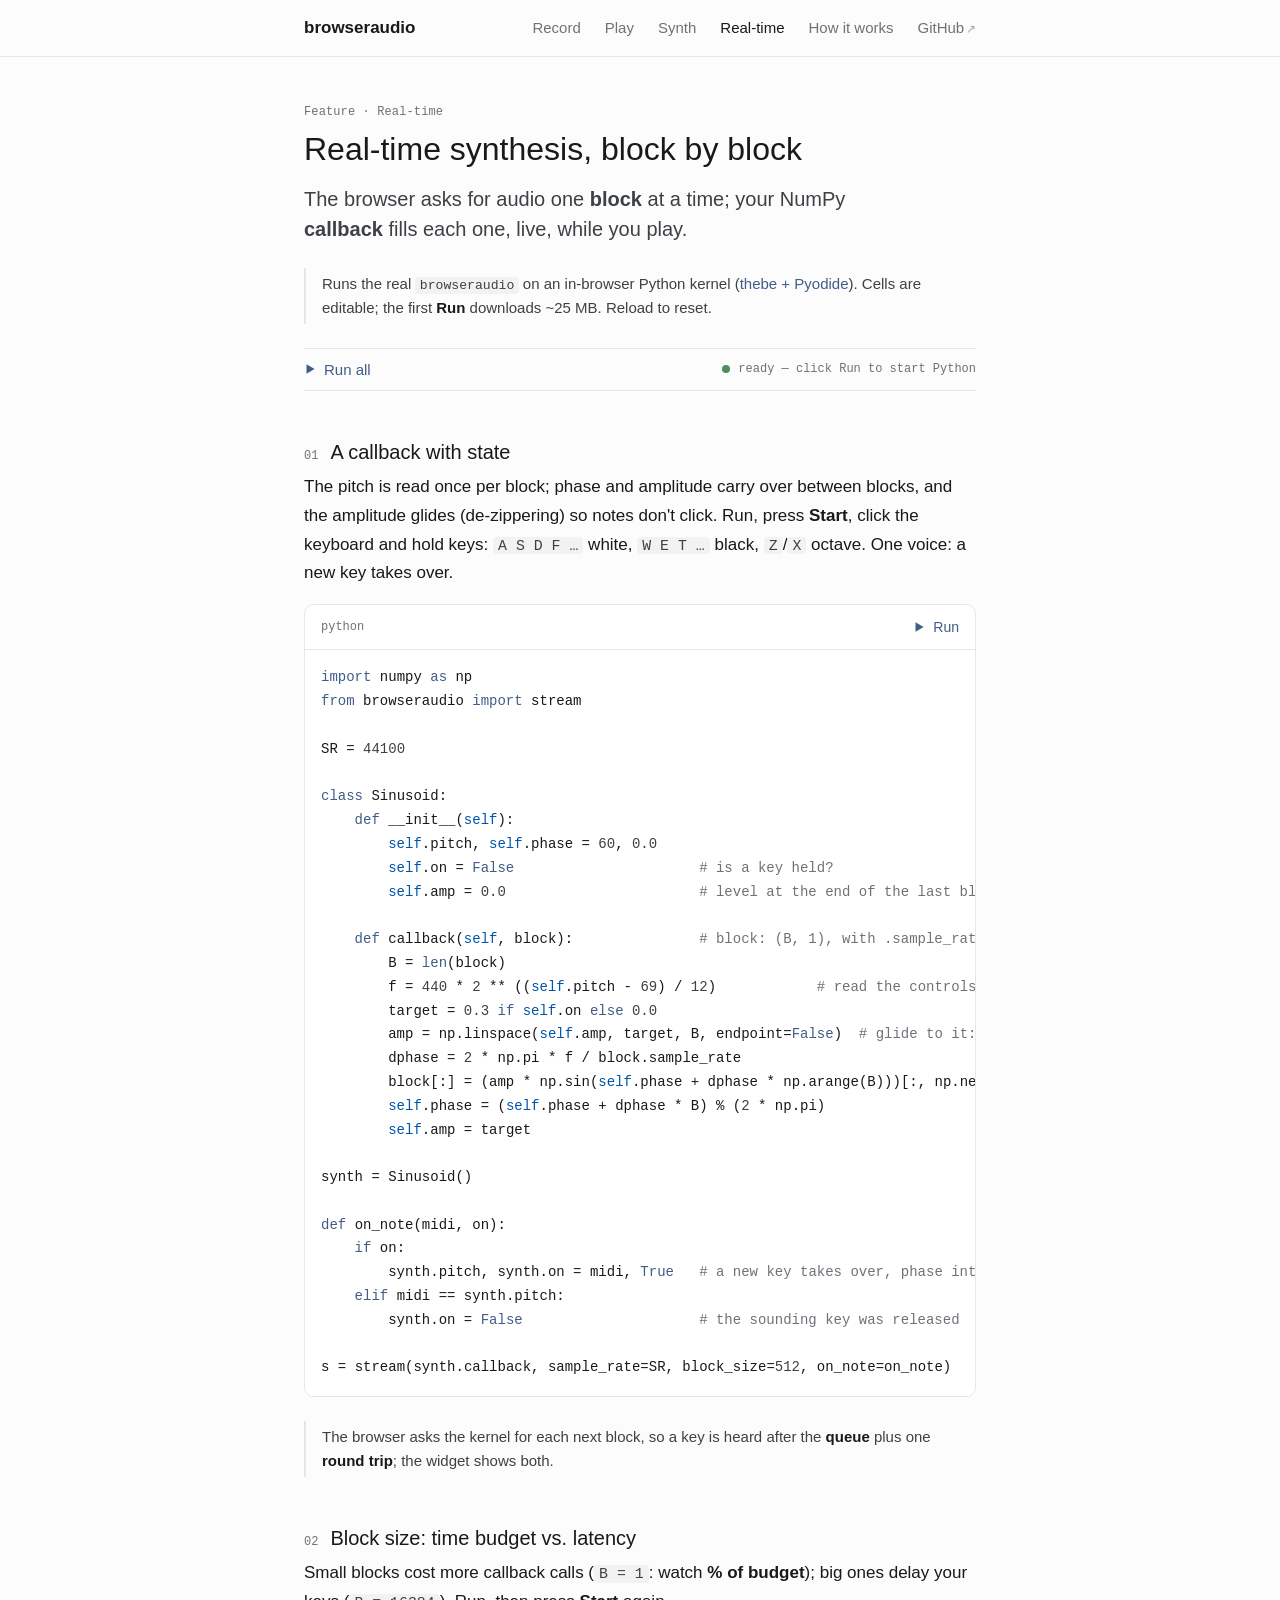
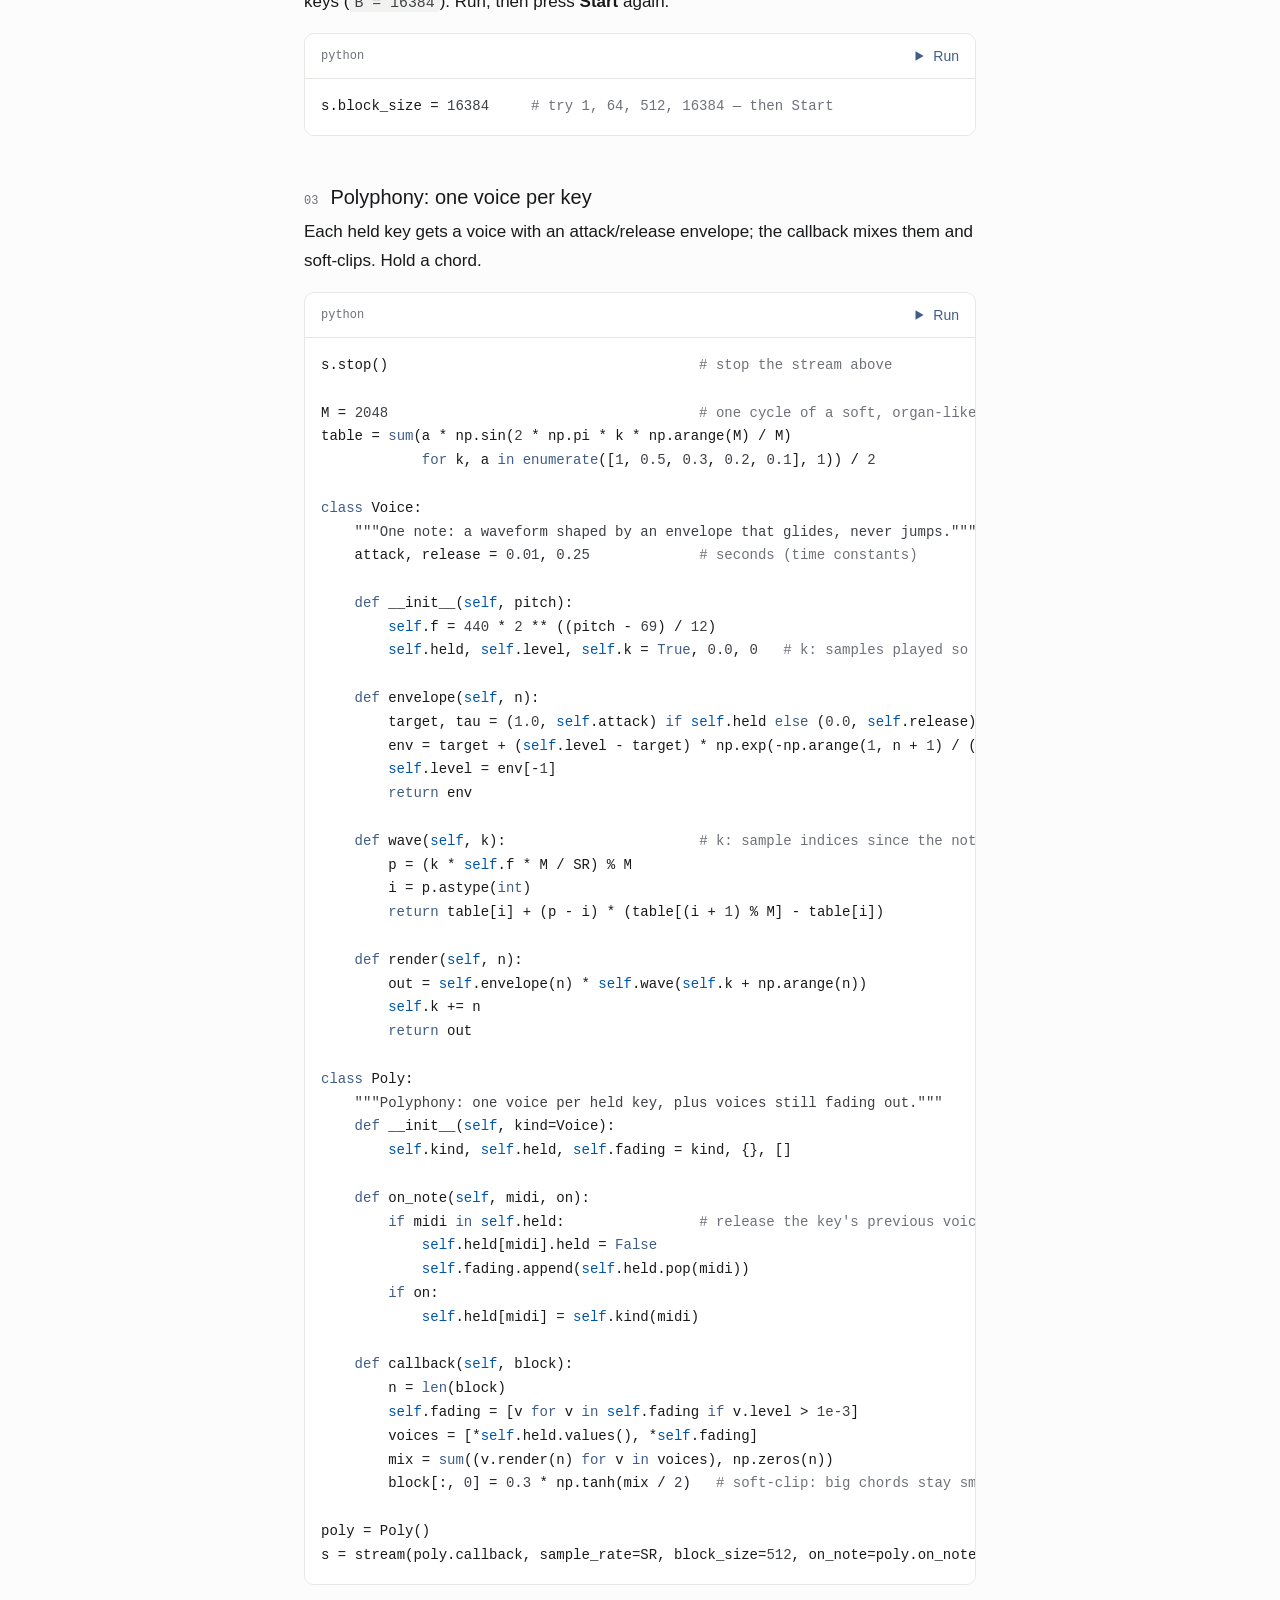
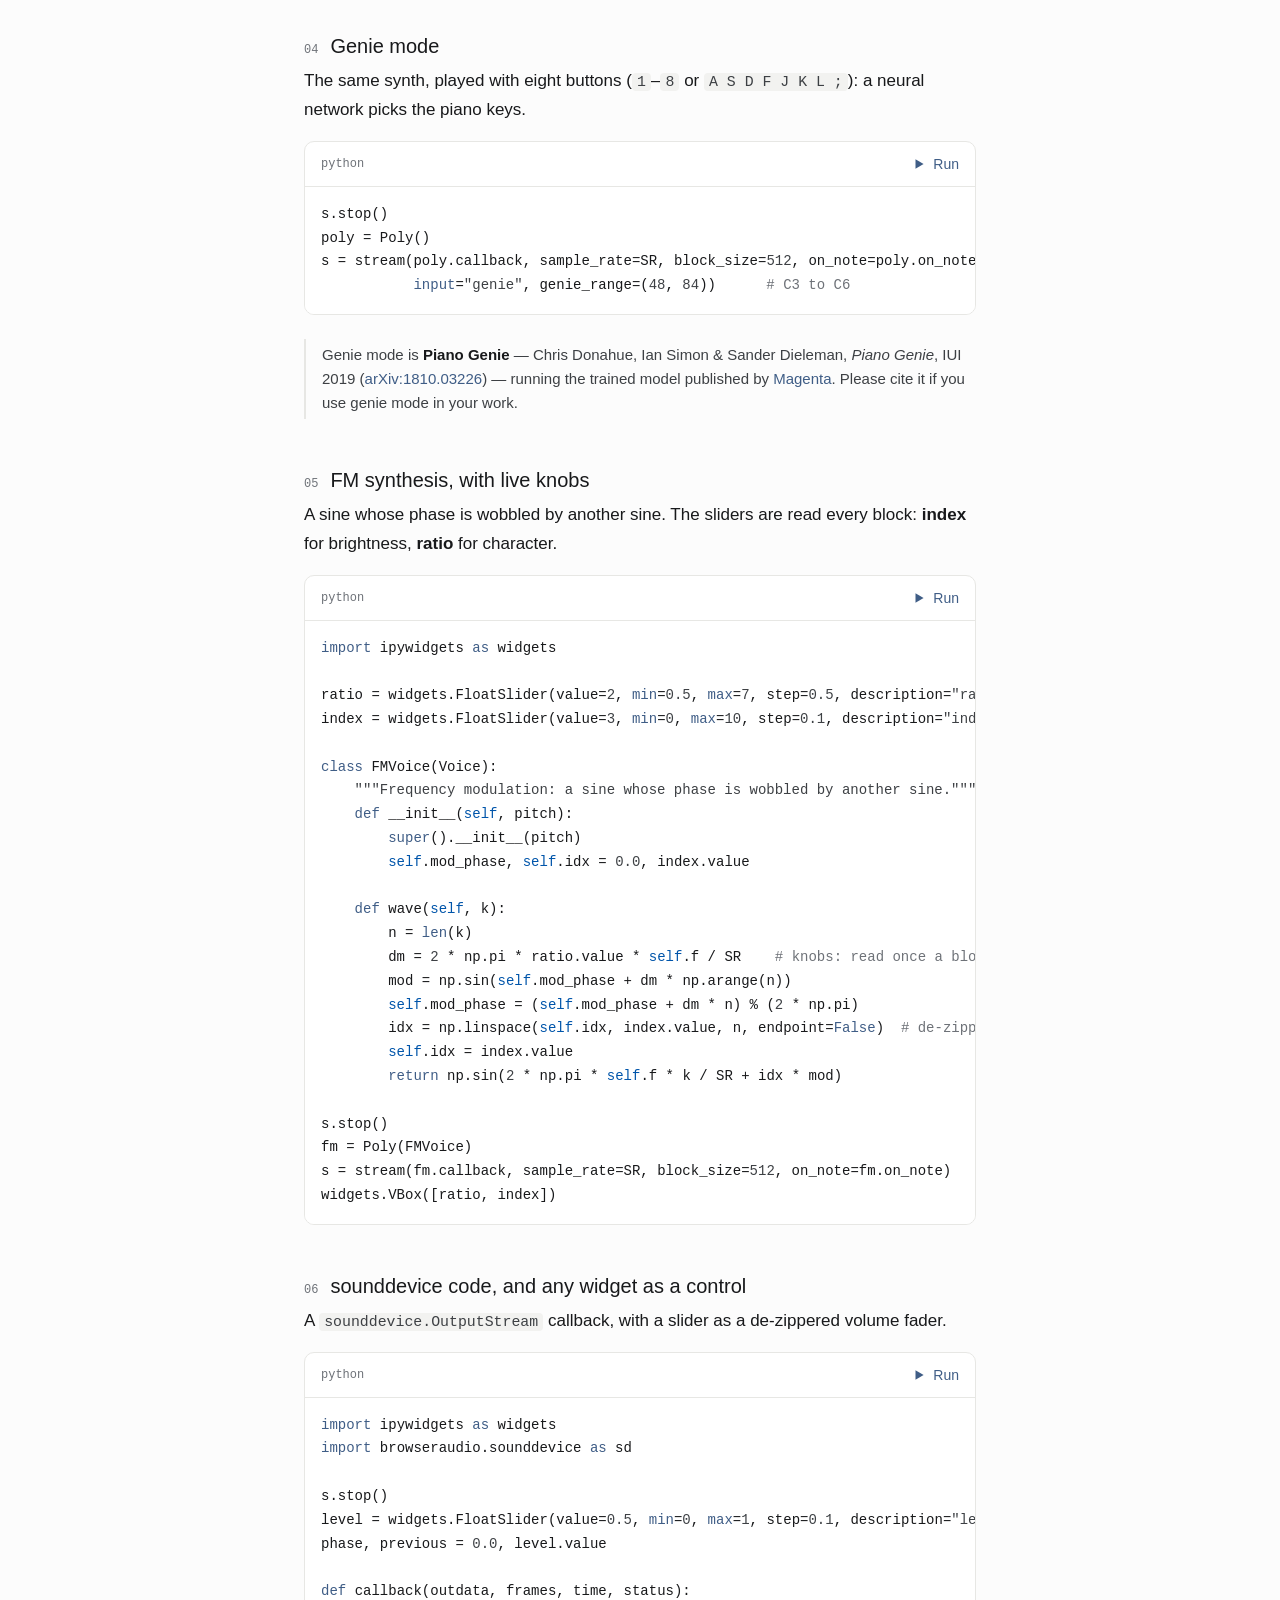
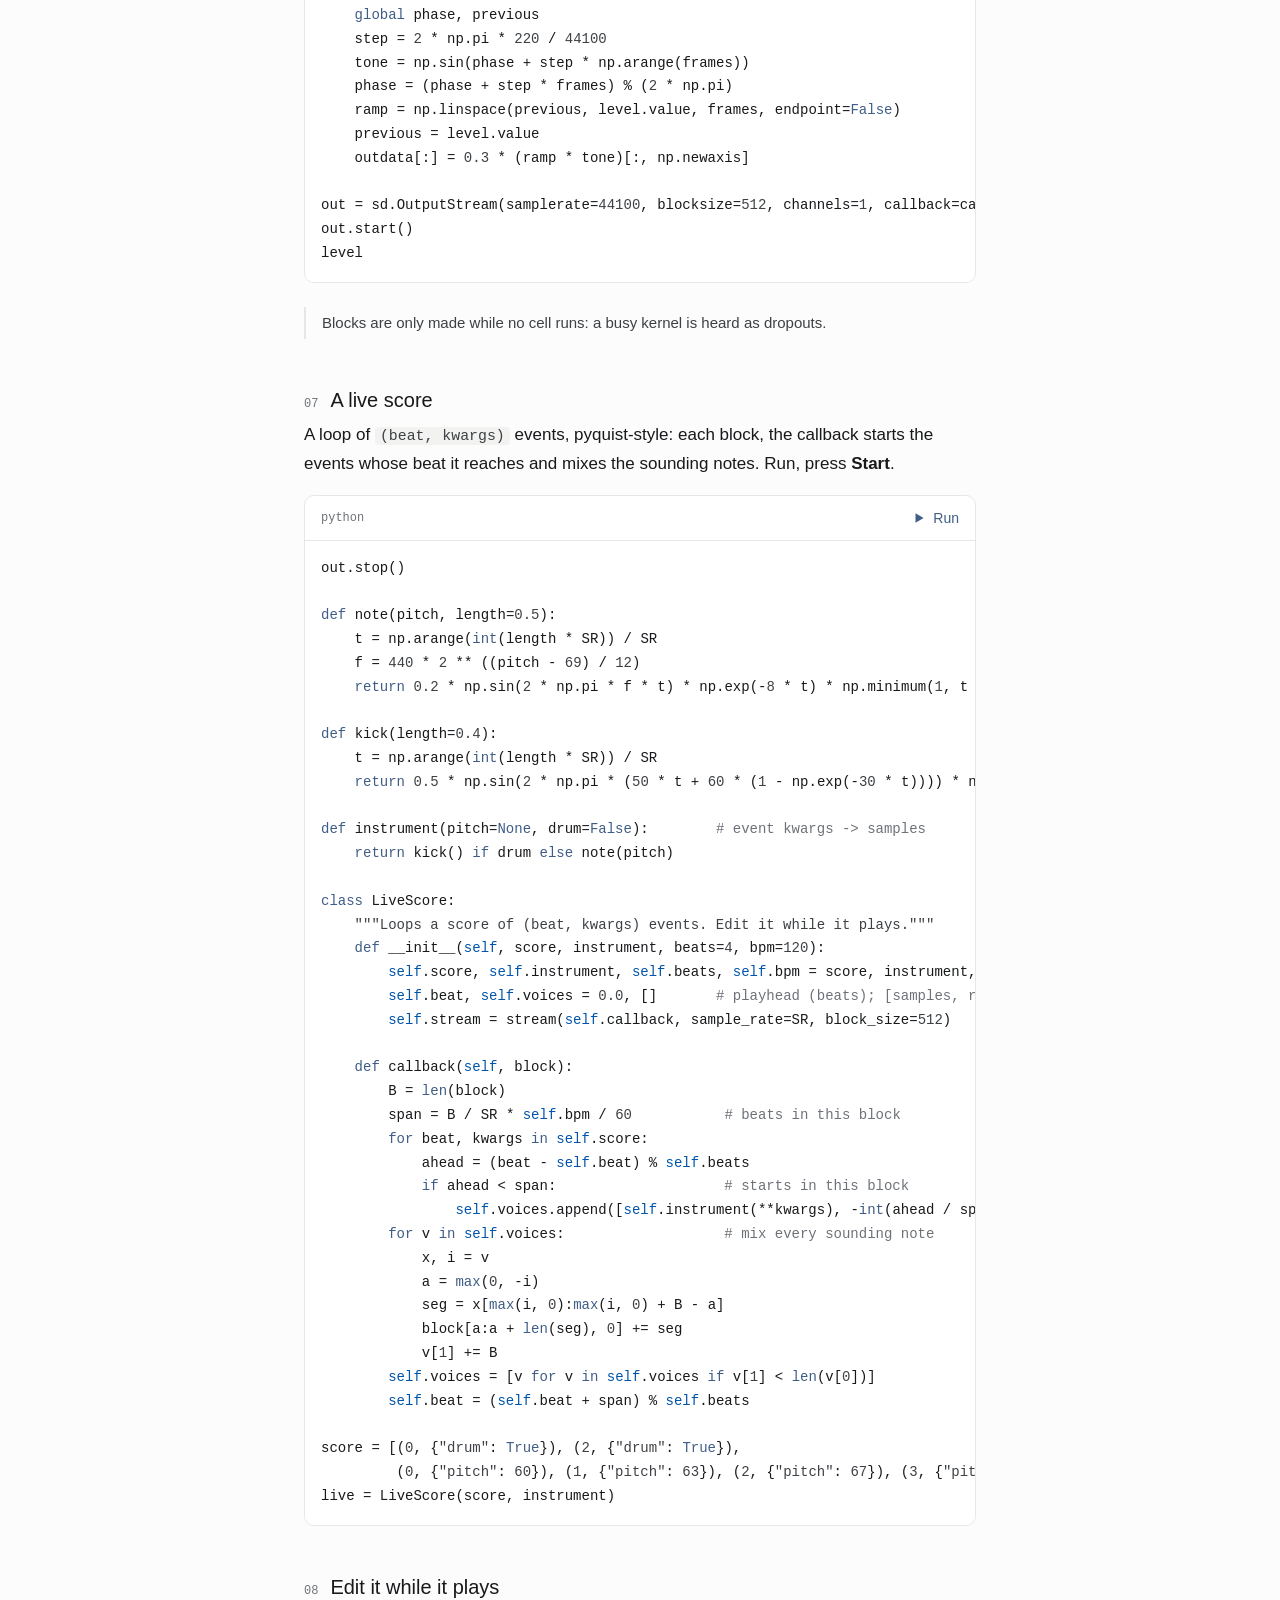
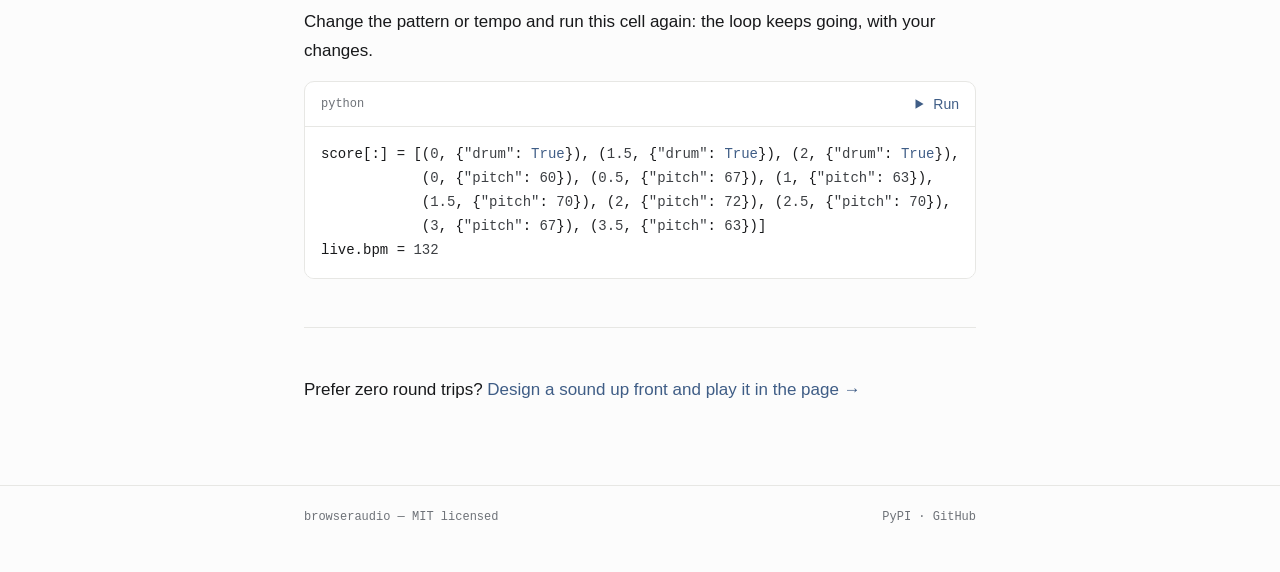
<file: demo/realtime.html>
<!DOCTYPE html>
<html lang="en">
<head>
<meta charset="utf-8" />
<meta name="viewport" content="width=device-width, initial-scale=1" />
<title>Real-time · browseraudio</title>
<link rel="stylesheet" href="assets/style.css" />
<link rel="stylesheet" href="assets/live.css" />
<script src="assets/nav.js"></script>
</head>
<body>

<nav class="nav">
  <div class="nav-inner wrap">
    <a class="brand" href="index.html">browseraudio</a>
    <button class="nav-toggle" type="button" aria-expanded="false" aria-controls="nav-links"><span>Menu</span></button>
    <div class="nav-links" id="nav-links">
      <a href="record.html">Record</a>
      <a href="play.html">Play</a>
      <a href="synth.html">Synth</a>
      <a href="realtime.html" class="active" aria-current="page">Real-time</a>
      <a href="how-it-works.html">How it works</a>
      <a class="ext" href="https://github.com/jiaweil6/browseraudio">GitHub</a>
    </div>
  </div>
</nav>

<main class="wrap">
  <p class="label">Feature · Real-time</p>
  <h1>Real-time synthesis, block by block</h1>
  <p class="lead">
    The browser asks for audio one <b>block</b> at a time; your NumPy <b>callback</b>
    fills each one, live, while you play.
  </p>

  <p class="callout">
    Runs the real <code>browseraudio</code> on an in-browser Python kernel
    (<a href="how-it-works.html">thebe + Pyodide</a>). Cells are editable; the first
    <b>Run</b> downloads ~25 MB. Reload to reset.
  </p>

  <div class="runbar">
    <button class="run-all" id="run-all">Run all</button>
    <span class="status"><span class="dot" id="kdot"></span><span id="kstat">ready</span></span>
  </div>

  <div class="step-h"><span class="n">01</span><h2>A callback with state</h2></div>
  <p>
    The pitch is read once per block; phase and amplitude carry over between blocks,
    and the amplitude glides (de-zippering) so notes don't click. Run, press <b>Start</b>,
    click the keyboard and hold keys: <code>A S D F …</code> white, <code>W E T …</code>
    black, <code>Z</code>/<code>X</code> octave. One voice: a new key takes over.
  </p>
  <div class="cell">
    <div class="cell-head"><span class="lang">python</span><button class="run" data-run="rt-sine">Run</button></div>
<pre class="cell-code"><code><span class="k">import</span> numpy <span class="k">as</span> np
<span class="k">from</span> browseraudio <span class="k">import</span> stream

SR = <span class="n">44100</span>

<span class="k">class</span> <span class="f">Sinusoid</span>:
    <span class="k">def</span> <span class="f">__init__</span>(self):
        self.pitch, self.phase = <span class="n">60</span>, <span class="n">0.0</span>
        self.on = <span class="k">False</span>                      <span class="c"># is a key held?</span>
        self.amp = <span class="n">0.0</span>                       <span class="c"># level at the end of the last block</span>

    <span class="k">def</span> <span class="f">callback</span>(self, block):               <span class="c"># block: (B, 1), with .sample_rate</span>
        B = <span class="f">len</span>(block)
        f = <span class="n">440</span> * <span class="n">2</span> ** ((self.pitch - <span class="n">69</span>) / <span class="n">12</span>)            <span class="c"># read the controls once</span>
        target = <span class="n">0.3</span> <span class="k">if</span> self.on <span class="k">else</span> <span class="n">0.0</span>
        amp = np.<span class="f">linspace</span>(self.amp, target, B, endpoint=<span class="k">False</span>)  <span class="c"># glide to it: no clicks</span>
        dphase = <span class="n">2</span> * np.pi * f / block.sample_rate
        block[:] = (amp * np.<span class="f">sin</span>(self.phase + dphase * np.<span class="f">arange</span>(B)))[:, np.newaxis]
        self.phase = (self.phase + dphase * B) % (<span class="n">2</span> * np.pi)
        self.amp = target

synth = <span class="f">Sinusoid</span>()

<span class="k">def</span> <span class="f">on_note</span>(midi, on):
    <span class="k">if</span> on:
        synth.pitch, synth.on = midi, <span class="k">True</span>   <span class="c"># a new key takes over, phase intact</span>
    <span class="k">elif</span> midi == synth.pitch:
        synth.on = <span class="k">False</span>                     <span class="c"># the sounding key was released</span>

s = <span class="f">stream</span>(synth.callback, sample_rate=SR, block_size=<span class="n">512</span>, on_note=on_note)</code></pre>
    <div class="cell-out" data-out="rt-sine" hidden></div>
  </div>
  <p class="callout">
    The browser asks the kernel for each next block, so a key is heard after the
    <b>queue</b> plus one <b>round trip</b>; the widget shows both.
  </p>

  <div class="step-h"><span class="n">02</span><h2>Block size: time budget vs. latency</h2></div>
  <p>
    Small blocks cost more callback calls (<code>B = 1</code>: watch <b>% of budget</b>);
    big ones delay your keys (<code>B = 16384</code>). Run, then press <b>Start</b> again.
  </p>
  <div class="cell">
    <div class="cell-head"><span class="lang">python</span><button class="run" data-run="rt-blocksize">Run</button></div>
<pre class="cell-code"><code>s.block_size = <span class="n">16384</span>     <span class="c"># try 1, 64, 512, 16384 — then Start</span></code></pre>
    <div class="cell-out" data-out="rt-blocksize" hidden></div>
  </div>

  <div class="step-h"><span class="n">03</span><h2>Polyphony: one voice per key</h2></div>
  <p>
    Each held key gets a voice with an attack/release envelope; the callback mixes them
    and soft-clips. Hold a chord.
  </p>
  <div class="cell">
    <div class="cell-head"><span class="lang">python</span><button class="run" data-run="rt-poly">Run</button></div>
<pre class="cell-code"><code>s.<span class="f">stop</span>()                                     <span class="c"># stop the stream above</span>

M = <span class="n">2048</span>                                     <span class="c"># one cycle of a soft, organ-like wave</span>
table = <span class="f">sum</span>(a * np.<span class="f">sin</span>(<span class="n">2</span> * np.pi * k * np.<span class="f">arange</span>(M) / M)
            <span class="k">for</span> k, a <span class="k">in</span> <span class="f">enumerate</span>([<span class="n">1</span>, <span class="n">0.5</span>, <span class="n">0.3</span>, <span class="n">0.2</span>, <span class="n">0.1</span>], <span class="n">1</span>)) / <span class="n">2</span>

<span class="k">class</span> <span class="f">Voice</span>:
    <span class="s">"""One note: a waveform shaped by an envelope that glides, never jumps."""</span>
    attack, release = <span class="n">0.01</span>, <span class="n">0.25</span>             <span class="c"># seconds (time constants)</span>

    <span class="k">def</span> <span class="f">__init__</span>(self, pitch):
        self.f = <span class="n">440</span> * <span class="n">2</span> ** ((pitch - <span class="n">69</span>) / <span class="n">12</span>)
        self.held, self.level, self.k = <span class="k">True</span>, <span class="n">0.0</span>, <span class="n">0</span>   <span class="c"># k: samples played so far</span>

    <span class="k">def</span> <span class="f">envelope</span>(self, n):
        target, tau = (<span class="n">1.0</span>, self.attack) <span class="k">if</span> self.held <span class="k">else</span> (<span class="n">0.0</span>, self.release)
        env = target + (self.level - target) * np.<span class="f">exp</span>(-np.<span class="f">arange</span>(<span class="n">1</span>, n + <span class="n">1</span>) / (tau * SR))
        self.level = env[-<span class="n">1</span>]
        <span class="k">return</span> env

    <span class="k">def</span> <span class="f">wave</span>(self, k):                       <span class="c"># k: sample indices since the note began</span>
        p = (k * self.f * M / SR) % M
        i = p.<span class="f">astype</span>(int)
        <span class="k">return</span> table[i] + (p - i) * (table[(i + <span class="n">1</span>) % M] - table[i])

    <span class="k">def</span> <span class="f">render</span>(self, n):
        out = self.<span class="f">envelope</span>(n) * self.<span class="f">wave</span>(self.k + np.<span class="f">arange</span>(n))
        self.k += n
        <span class="k">return</span> out

<span class="k">class</span> <span class="f">Poly</span>:
    <span class="s">"""Polyphony: one voice per held key, plus voices still fading out."""</span>
    <span class="k">def</span> <span class="f">__init__</span>(self, kind=Voice):
        self.kind, self.held, self.fading = kind, {}, []

    <span class="k">def</span> <span class="f">on_note</span>(self, midi, on):
        <span class="k">if</span> midi <span class="k">in</span> self.held:                <span class="c"># release the key's previous voice</span>
            self.held[midi].held = <span class="k">False</span>
            self.fading.<span class="f">append</span>(self.held.<span class="f">pop</span>(midi))
        <span class="k">if</span> on:
            self.held[midi] = self.<span class="f">kind</span>(midi)

    <span class="k">def</span> <span class="f">callback</span>(self, block):
        n = <span class="f">len</span>(block)
        self.fading = [v <span class="k">for</span> v <span class="k">in</span> self.fading <span class="k">if</span> v.level &gt; <span class="n">1e-3</span>]
        voices = [*self.held.<span class="f">values</span>(), *self.fading]
        mix = <span class="f">sum</span>((v.<span class="f">render</span>(n) <span class="k">for</span> v <span class="k">in</span> voices), np.<span class="f">zeros</span>(n))
        block[:, <span class="n">0</span>] = <span class="n">0.3</span> * np.<span class="f">tanh</span>(mix / <span class="n">2</span>)   <span class="c"># soft-clip: big chords stay smooth</span>

poly = <span class="f">Poly</span>()
s = <span class="f">stream</span>(poly.callback, sample_rate=SR, block_size=<span class="n">512</span>, on_note=poly.on_note)</code></pre>
    <div class="cell-out" data-out="rt-poly" hidden></div>
  </div>

  <div class="step-h"><span class="n">04</span><h2>Genie mode</h2></div>
  <p>
    The same synth, played with eight buttons (<code>1</code>–<code>8</code> or
    <code>A S D F J K L ;</code>): a neural network picks the piano keys.
  </p>
  <div class="cell">
    <div class="cell-head"><span class="lang">python</span><button class="run" data-run="rt-genie">Run</button></div>
<pre class="cell-code"><code>s.<span class="f">stop</span>()
poly = <span class="f">Poly</span>()
s = <span class="f">stream</span>(poly.callback, sample_rate=SR, block_size=<span class="n">512</span>, on_note=poly.on_note,
           input=<span class="s">"genie"</span>, genie_range=(<span class="n">48</span>, <span class="n">84</span>))      <span class="c"># C3 to C6</span></code></pre>
    <div class="cell-out" data-out="rt-genie" hidden></div>
  </div>
  <p class="callout">
    Genie mode is <a href="https://magenta.tensorflow.org/pianogenie"><b>Piano Genie</b></a> —
    Chris Donahue, Ian Simon &amp; Sander Dieleman, <i>Piano Genie</i>, IUI 2019
    (<a href="https://arxiv.org/abs/1810.03226">arXiv:1810.03226</a>) — running the trained
    model published by <a href="https://magenta.tensorflow.org/">Magenta</a>. Please cite it
    if you use genie mode in your work.
  </p>

  <div class="step-h"><span class="n">05</span><h2>FM synthesis, with live knobs</h2></div>
  <p>
    A sine whose phase is wobbled by another sine. The sliders are read every block:
    <b>index</b> for brightness, <b>ratio</b> for character.
  </p>
  <div class="cell">
    <div class="cell-head"><span class="lang">python</span><button class="run" data-run="rt-fm">Run</button></div>
<pre class="cell-code"><code><span class="k">import</span> ipywidgets <span class="k">as</span> widgets

ratio = widgets.<span class="f">FloatSlider</span>(value=<span class="n">2</span>, min=<span class="n">0.5</span>, max=<span class="n">7</span>, step=<span class="n">0.5</span>, description=<span class="s">"ratio"</span>)
index = widgets.<span class="f">FloatSlider</span>(value=<span class="n">3</span>, min=<span class="n">0</span>, max=<span class="n">10</span>, step=<span class="n">0.1</span>, description=<span class="s">"index"</span>)

<span class="k">class</span> <span class="f">FMVoice</span>(Voice):
    <span class="s">"""Frequency modulation: a sine whose phase is wobbled by another sine."""</span>
    <span class="k">def</span> <span class="f">__init__</span>(self, pitch):
        <span class="f">super</span>().<span class="f">__init__</span>(pitch)
        self.mod_phase, self.idx = <span class="n">0.0</span>, index.value

    <span class="k">def</span> <span class="f">wave</span>(self, k):
        n = <span class="f">len</span>(k)
        dm = <span class="n">2</span> * np.pi * ratio.value * self.f / SR    <span class="c"># knobs: read once a block</span>
        mod = np.<span class="f">sin</span>(self.mod_phase + dm * np.<span class="f">arange</span>(n))
        self.mod_phase = (self.mod_phase + dm * n) % (<span class="n">2</span> * np.pi)
        idx = np.<span class="f">linspace</span>(self.idx, index.value, n, endpoint=<span class="k">False</span>)  <span class="c"># de-zipper</span>
        self.idx = index.value
        <span class="k">return</span> np.<span class="f">sin</span>(<span class="n">2</span> * np.pi * self.f * k / SR + idx * mod)

s.<span class="f">stop</span>()
fm = <span class="f">Poly</span>(FMVoice)
s = <span class="f">stream</span>(fm.callback, sample_rate=SR, block_size=<span class="n">512</span>, on_note=fm.on_note)
widgets.<span class="f">VBox</span>([ratio, index])</code></pre>
    <div class="cell-out" data-out="rt-fm" hidden></div>
  </div>

  <div class="step-h"><span class="n">06</span><h2>sounddevice code, and any widget as a control</h2></div>
  <p>
    A <code>sounddevice.OutputStream</code> callback, with a slider as a de-zippered
    volume fader.
  </p>
  <div class="cell">
    <div class="cell-head"><span class="lang">python</span><button class="run" data-run="rt-outputstream">Run</button></div>
<pre class="cell-code"><code><span class="k">import</span> ipywidgets <span class="k">as</span> widgets
<span class="k">import</span> browseraudio.sounddevice <span class="k">as</span> sd

s.<span class="f">stop</span>()
level = widgets.<span class="f">FloatSlider</span>(value=<span class="n">0.5</span>, min=<span class="n">0</span>, max=<span class="n">1</span>, step=<span class="n">0.1</span>, description=<span class="s">"level"</span>)
phase, previous = <span class="n">0.0</span>, level.value

<span class="k">def</span> <span class="f">callback</span>(outdata, frames, time, status):
    <span class="k">global</span> phase, previous
    step = <span class="n">2</span> * np.pi * <span class="n">220</span> / <span class="n">44100</span>
    tone = np.<span class="f">sin</span>(phase + step * np.<span class="f">arange</span>(frames))
    phase = (phase + step * frames) % (<span class="n">2</span> * np.pi)
    ramp = np.<span class="f">linspace</span>(previous, level.value, frames, endpoint=<span class="k">False</span>)
    previous = level.value
    outdata[:] = <span class="n">0.3</span> * (ramp * tone)[:, np.newaxis]

out = sd.<span class="f">OutputStream</span>(samplerate=<span class="n">44100</span>, blocksize=<span class="n">512</span>, channels=<span class="n">1</span>, callback=callback)
out.<span class="f">start</span>()
level</code></pre>
    <div class="cell-out" data-out="rt-outputstream" hidden></div>
  </div>
  <p class="callout">
    Blocks are only made while no cell runs: a busy kernel is heard as dropouts.
  </p>

  <div class="step-h"><span class="n">07</span><h2>A live score</h2></div>
  <p>
    A loop of <code>(beat, kwargs)</code> events, pyquist-style: each block, the callback
    starts the events whose beat it reaches and mixes the sounding notes. Run, press
    <b>Start</b>.
  </p>
  <div class="cell">
    <div class="cell-head"><span class="lang">python</span><button class="run" data-run="rt-live">Run</button></div>
<pre class="cell-code"><code>out.<span class="f">stop</span>()

<span class="k">def</span> <span class="f">note</span>(pitch, length=<span class="n">0.5</span>):
    t = np.<span class="f">arange</span>(<span class="f">int</span>(length * SR)) / SR
    f = <span class="n">440</span> * <span class="n">2</span> ** ((pitch - <span class="n">69</span>) / <span class="n">12</span>)
    <span class="k">return</span> <span class="n">0.2</span> * np.<span class="f">sin</span>(<span class="n">2</span> * np.pi * f * t) * np.<span class="f">exp</span>(-<span class="n">8</span> * t) * np.<span class="f">minimum</span>(<span class="n">1</span>, t * <span class="n">400</span>)

<span class="k">def</span> <span class="f">kick</span>(length=<span class="n">0.4</span>):
    t = np.<span class="f">arange</span>(<span class="f">int</span>(length * SR)) / SR
    <span class="k">return</span> <span class="n">0.5</span> * np.<span class="f">sin</span>(<span class="n">2</span> * np.pi * (<span class="n">50</span> * t + <span class="n">60</span> * (<span class="n">1</span> - np.<span class="f">exp</span>(-<span class="n">30</span> * t)))) * np.<span class="f">exp</span>(-<span class="n">12</span> * t)

<span class="k">def</span> <span class="f">instrument</span>(pitch=<span class="k">None</span>, drum=<span class="k">False</span>):        <span class="c"># event kwargs -&gt; samples</span>
    <span class="k">return</span> <span class="f">kick</span>() <span class="k">if</span> drum <span class="k">else</span> <span class="f">note</span>(pitch)

<span class="k">class</span> <span class="f">LiveScore</span>:
    <span class="s">"""Loops a score of (beat, kwargs) events. Edit it while it plays."""</span>
    <span class="k">def</span> <span class="f">__init__</span>(self, score, instrument, beats=<span class="n">4</span>, bpm=<span class="n">120</span>):
        self.score, self.instrument, self.beats, self.bpm = score, instrument, beats, bpm
        self.beat, self.voices = <span class="n">0.0</span>, []       <span class="c"># playhead (beats); [samples, read index]</span>
        self.stream = <span class="f">stream</span>(self.callback, sample_rate=SR, block_size=<span class="n">512</span>)

    <span class="k">def</span> <span class="f">callback</span>(self, block):
        B = <span class="f">len</span>(block)
        span = B / SR * self.bpm / <span class="n">60</span>           <span class="c"># beats in this block</span>
        <span class="k">for</span> beat, kwargs <span class="k">in</span> self.score:
            ahead = (beat - self.beat) % self.beats
            <span class="k">if</span> ahead &lt; span:                    <span class="c"># starts in this block</span>
                self.voices.<span class="f">append</span>([self.<span class="f">instrument</span>(**kwargs), -<span class="f">int</span>(ahead / span * B)])
        <span class="k">for</span> v <span class="k">in</span> self.voices:                   <span class="c"># mix every sounding note</span>
            x, i = v
            a = <span class="f">max</span>(<span class="n">0</span>, -i)
            seg = x[<span class="f">max</span>(i, <span class="n">0</span>):<span class="f">max</span>(i, <span class="n">0</span>) + B - a]
            block[a:a + <span class="f">len</span>(seg), <span class="n">0</span>] += seg
            v[<span class="n">1</span>] += B
        self.voices = [v <span class="k">for</span> v <span class="k">in</span> self.voices <span class="k">if</span> v[<span class="n">1</span>] &lt; <span class="f">len</span>(v[<span class="n">0</span>])]
        self.beat = (self.beat + span) % self.beats

score = [(<span class="n">0</span>, {<span class="s">"drum"</span>: <span class="k">True</span>}), (<span class="n">2</span>, {<span class="s">"drum"</span>: <span class="k">True</span>}),
         (<span class="n">0</span>, {<span class="s">"pitch"</span>: <span class="n">60</span>}), (<span class="n">1</span>, {<span class="s">"pitch"</span>: <span class="n">63</span>}), (<span class="n">2</span>, {<span class="s">"pitch"</span>: <span class="n">67</span>}), (<span class="n">3</span>, {<span class="s">"pitch"</span>: <span class="n">70</span>})]
live = <span class="f">LiveScore</span>(score, instrument)</code></pre>
    <div class="cell-out" data-out="rt-live" hidden></div>
  </div>

  <div class="step-h"><span class="n">08</span><h2>Edit it while it plays</h2></div>
  <p>
    Change the pattern or tempo and run this cell again: the loop keeps going, with
    your changes.
  </p>
  <div class="cell">
    <div class="cell-head"><span class="lang">python</span><button class="run" data-run="rt-live-edit">Run</button></div>
<pre class="cell-code"><code>score[:] = [(<span class="n">0</span>, {<span class="s">"drum"</span>: <span class="k">True</span>}), (<span class="n">1.5</span>, {<span class="s">"drum"</span>: <span class="k">True</span>}), (<span class="n">2</span>, {<span class="s">"drum"</span>: <span class="k">True</span>}),
            (<span class="n">0</span>, {<span class="s">"pitch"</span>: <span class="n">60</span>}), (<span class="n">0.5</span>, {<span class="s">"pitch"</span>: <span class="n">67</span>}), (<span class="n">1</span>, {<span class="s">"pitch"</span>: <span class="n">63</span>}),
            (<span class="n">1.5</span>, {<span class="s">"pitch"</span>: <span class="n">70</span>}), (<span class="n">2</span>, {<span class="s">"pitch"</span>: <span class="n">72</span>}), (<span class="n">2.5</span>, {<span class="s">"pitch"</span>: <span class="n">70</span>}),
            (<span class="n">3</span>, {<span class="s">"pitch"</span>: <span class="n">67</span>}), (<span class="n">3.5</span>, {<span class="s">"pitch"</span>: <span class="n">63</span>})]
live.bpm = <span class="n">132</span></code></pre>
    <div class="cell-out" data-out="rt-live-edit" hidden></div>
  </div>

  <hr class="rule" />
  <p>Prefer zero round trips? <a href="synth.html">Design a sound up front and play it in the page <span class="arr">→</span></a></p>
</main>

<footer>
  <div class="wrap">
    <span>browseraudio — MIT licensed</span>
    <span><a href="https://pypi.org/project/browseraudio/">PyPI</a> · <a href="https://github.com/jiaweil6/browseraudio">GitHub</a></span>
  </div>
</footer>

<script src="assets/live.js"></script>
</body>
</html>
</file>
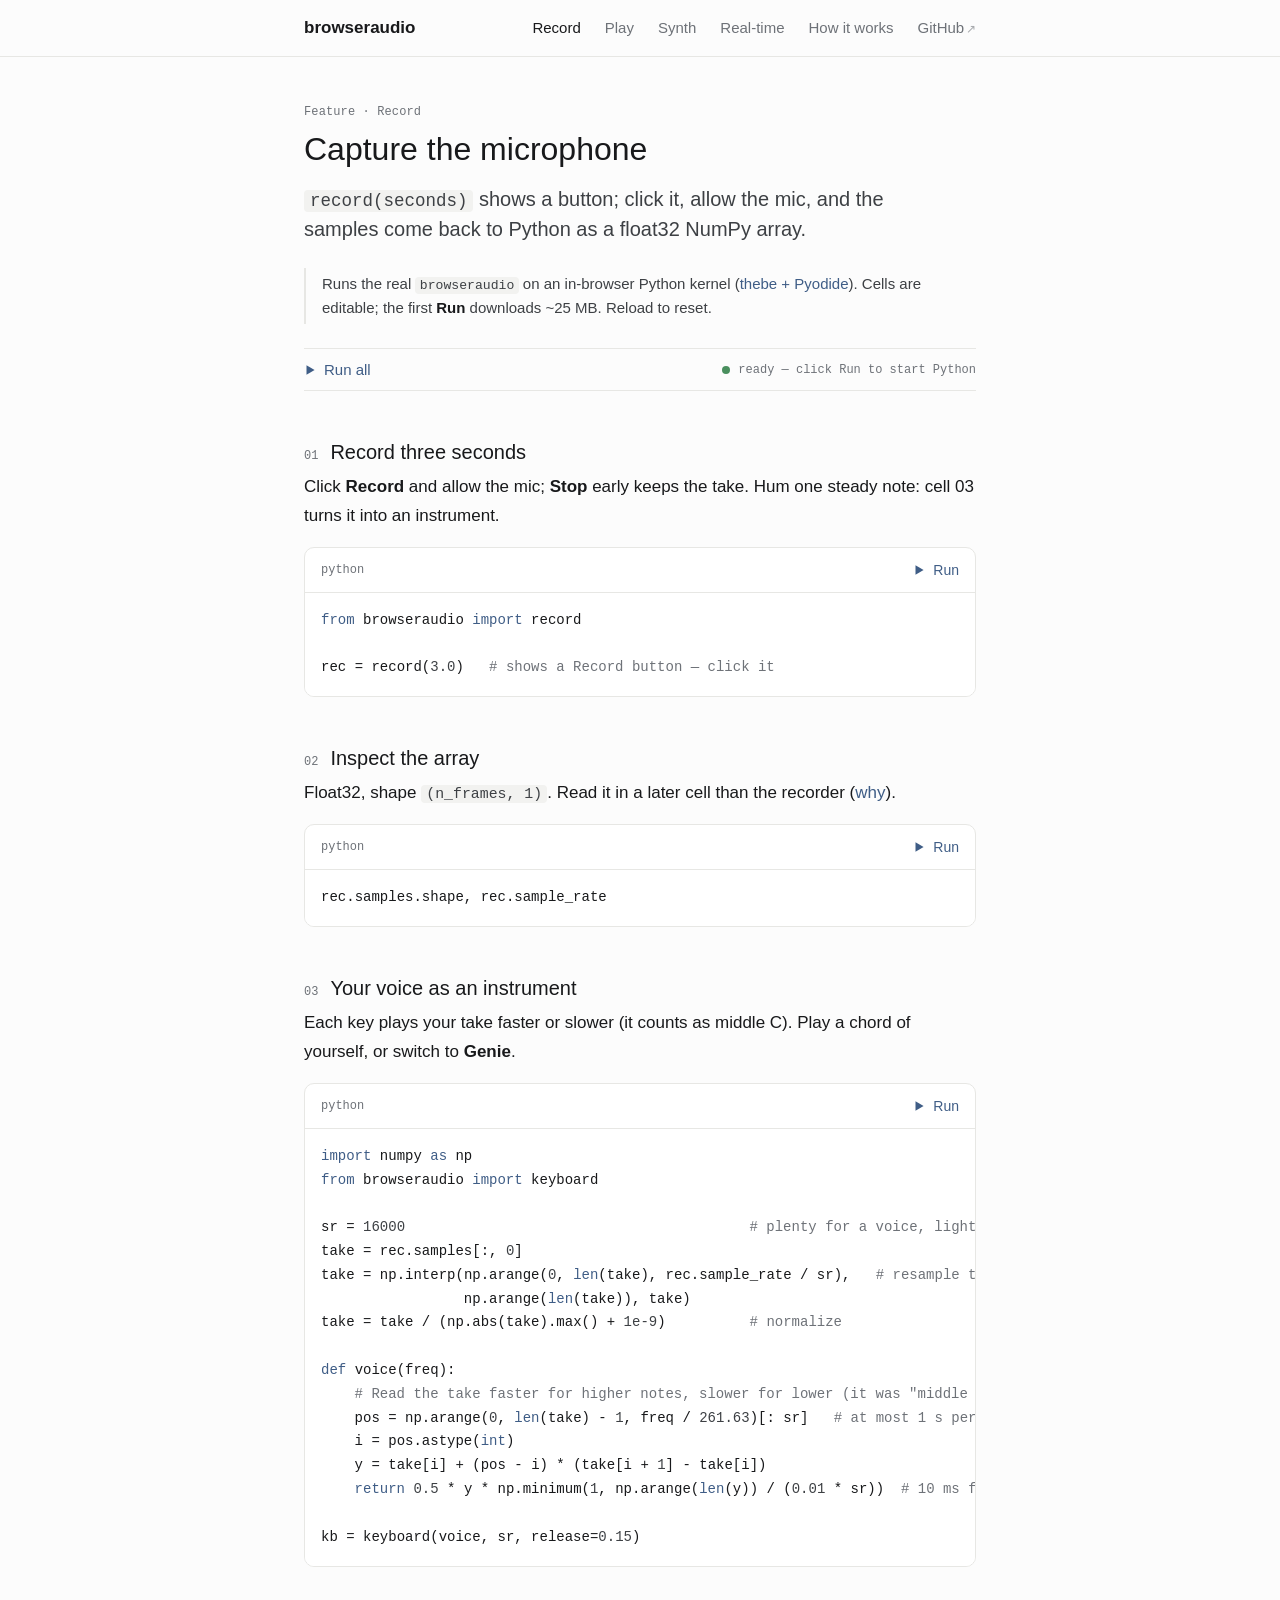
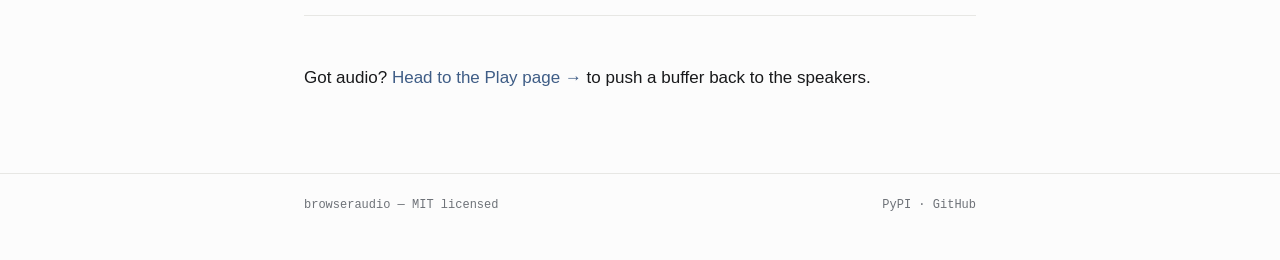
<file: demo/record.html>
<!DOCTYPE html>
<html lang="en">
<head>
<meta charset="utf-8" />
<meta name="viewport" content="width=device-width, initial-scale=1" />
<title>Record · browseraudio</title>
<link rel="stylesheet" href="assets/style.css" />
<link rel="stylesheet" href="assets/live.css" />
<script src="assets/nav.js"></script>
</head>
<body>

<nav class="nav">
  <div class="nav-inner wrap">
    <a class="brand" href="index.html">browseraudio</a>
    <button class="nav-toggle" type="button" aria-expanded="false" aria-controls="nav-links"><span>Menu</span></button>
    <div class="nav-links" id="nav-links">
      <a href="record.html" class="active" aria-current="page">Record</a>
      <a href="play.html">Play</a>
      <a href="synth.html">Synth</a>
      <a href="realtime.html">Real-time</a>
      <a href="how-it-works.html">How it works</a>
      <a class="ext" href="https://github.com/jiaweil6/browseraudio">GitHub</a>
    </div>
  </div>
</nav>

<main class="wrap">
  <p class="label">Feature · Record</p>
  <h1>Capture the microphone</h1>
  <p class="lead">
    <code>record(seconds)</code> shows a button; click it, allow the mic, and the
    samples come back to Python as a float32 NumPy array.
  </p>

  <p class="callout">
    Runs the real <code>browseraudio</code> on an in-browser Python kernel
    (<a href="how-it-works.html">thebe + Pyodide</a>). Cells are editable; the first
    <b>Run</b> downloads ~25 MB. Reload to reset.
  </p>

  <div class="runbar">
    <button class="run-all" id="run-all">Run all</button>
    <span class="status"><span class="dot" id="kdot"></span><span id="kstat">ready</span></span>
  </div>

  <div class="step-h"><span class="n">01</span><h2>Record three seconds</h2></div>
  <p>
    Click <b>Record</b> and allow the mic; <b>Stop</b> early keeps the take. Hum one
    steady note: cell 03 turns it into an instrument.
  </p>
  <div class="cell">
    <div class="cell-head"><span class="lang">python</span><button class="run" data-run="record">Run</button></div>
<pre class="cell-code"><code><span class="k">from</span> browseraudio <span class="k">import</span> record

rec = <span class="f">record</span>(<span class="n">3.0</span>)   <span class="c"># shows a Record button — click it</span></code></pre>
    <div class="cell-out" data-out="record" hidden></div>
  </div>

  <div class="step-h"><span class="n">02</span><h2>Inspect the array</h2></div>
  <p>
    Float32, shape <code>(n_frames, 1)</code>. Read it in a later cell than the
    recorder (<a href="how-it-works.html#two-cells">why</a>).
  </p>
  <div class="cell">
    <div class="cell-head"><span class="lang">python</span><button class="run" data-run="inspect">Run</button></div>
<pre class="cell-code"><code>rec.samples.shape, rec.sample_rate</code></pre>
    <div class="cell-out" data-out="inspect" hidden></div>
  </div>

  <div class="step-h"><span class="n">03</span><h2>Your voice as an instrument</h2></div>
  <p>
    Each key plays your take faster or slower (it counts as middle C). Play a chord of
    yourself, or switch to <b>Genie</b>.
  </p>
  <div class="cell">
    <div class="cell-head"><span class="lang">python</span><button class="run" data-run="voice">Run</button></div>
<pre class="cell-code"><code><span class="k">import</span> numpy <span class="k">as</span> np
<span class="k">from</span> browseraudio <span class="k">import</span> keyboard

sr = <span class="n">16000</span>                                         <span class="c"># plenty for a voice, light to ship</span>
take = rec.samples[:, <span class="n">0</span>]
take = np.<span class="f">interp</span>(np.<span class="f">arange</span>(<span class="n">0</span>, <span class="f">len</span>(take), rec.sample_rate / sr),   <span class="c"># resample to `sr`</span>
                 np.<span class="f">arange</span>(<span class="f">len</span>(take)), take)
take = take / (np.<span class="f">abs</span>(take).<span class="f">max</span>() + <span class="n">1e-9</span>)          <span class="c"># normalize</span>

<span class="k">def</span> <span class="f">voice</span>(freq):
    <span class="c"># Read the take faster for higher notes, slower for lower (it was "middle C").</span>
    pos = np.<span class="f">arange</span>(<span class="n">0</span>, <span class="f">len</span>(take) - <span class="n">1</span>, freq / <span class="n">261.63</span>)[: sr]   <span class="c"># at most 1 s per note</span>
    i = pos.<span class="f">astype</span>(int)
    y = take[i] + (pos - i) * (take[i + <span class="n">1</span>] - take[i])
    <span class="k">return</span> <span class="n">0.5</span> * y * np.<span class="f">minimum</span>(<span class="n">1</span>, np.<span class="f">arange</span>(<span class="f">len</span>(y)) / (<span class="n">0.01</span> * sr))  <span class="c"># 10 ms fade-in</span>

kb = <span class="f">keyboard</span>(voice, sr, release=<span class="n">0.15</span>)</code></pre>
    <div class="cell-out" data-out="voice" hidden></div>
  </div>

  <hr class="rule" />
  <p>Got audio? <a href="play.html">Head to the Play page <span class="arr">→</span></a> to push a buffer back to the speakers.</p>
</main>

<footer>
  <div class="wrap">
    <span>browseraudio — MIT licensed</span>
    <span><a href="https://pypi.org/project/browseraudio/">PyPI</a> · <a href="https://github.com/jiaweil6/browseraudio">GitHub</a></span>
  </div>
</footer>

<script src="assets/live.js"></script>
</body>
</html>
</file>
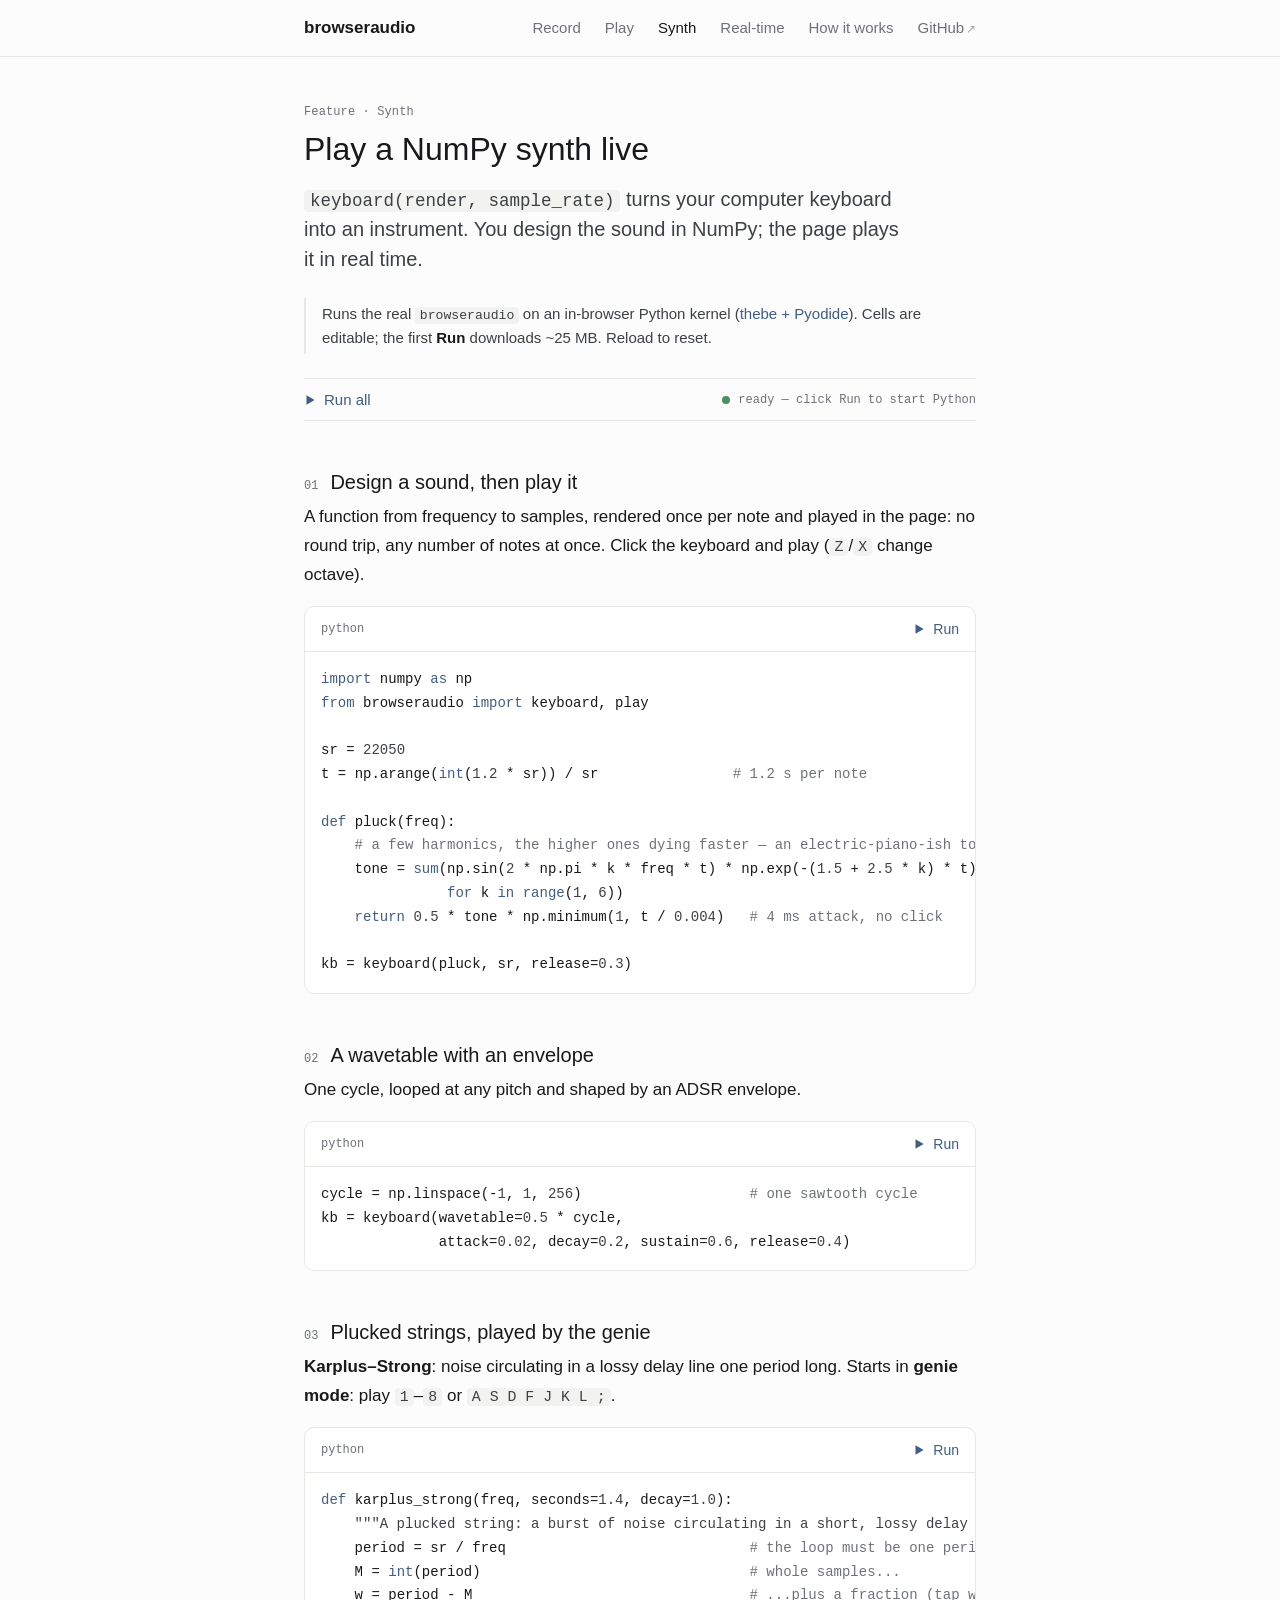
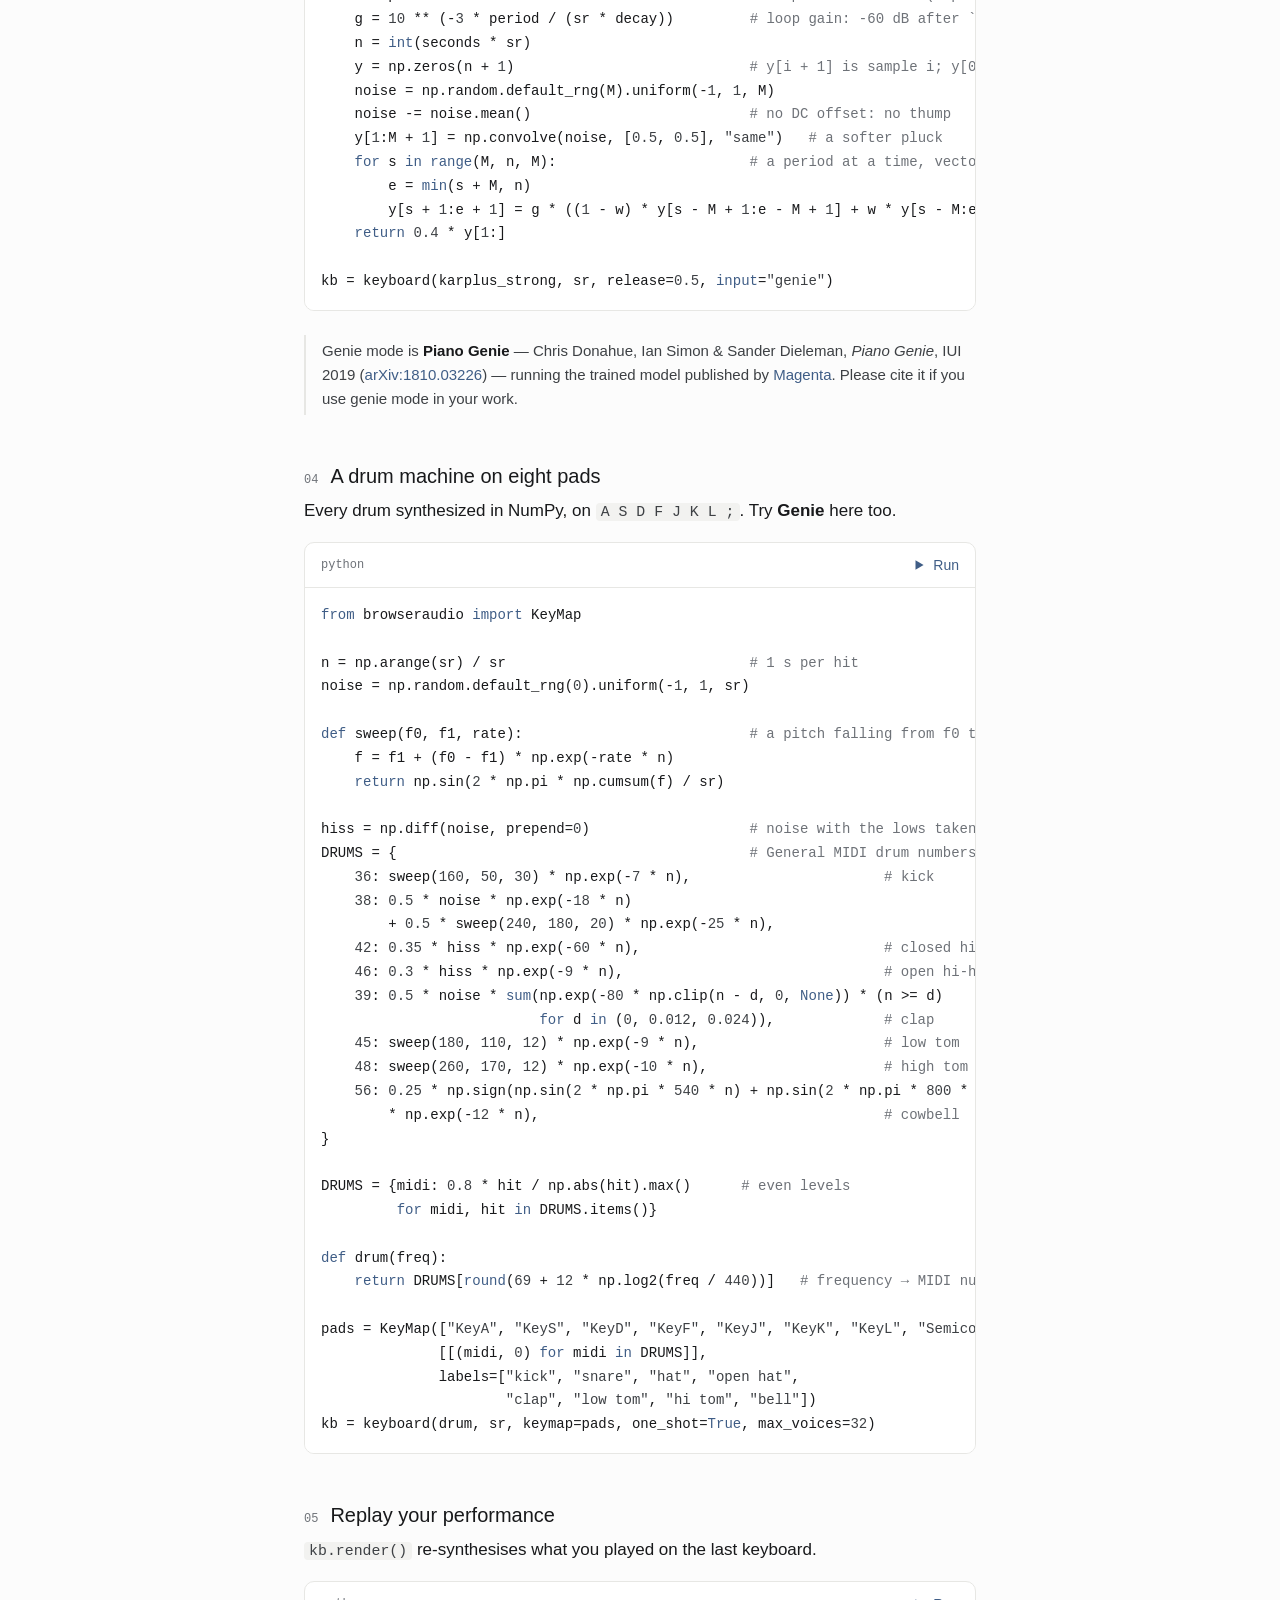
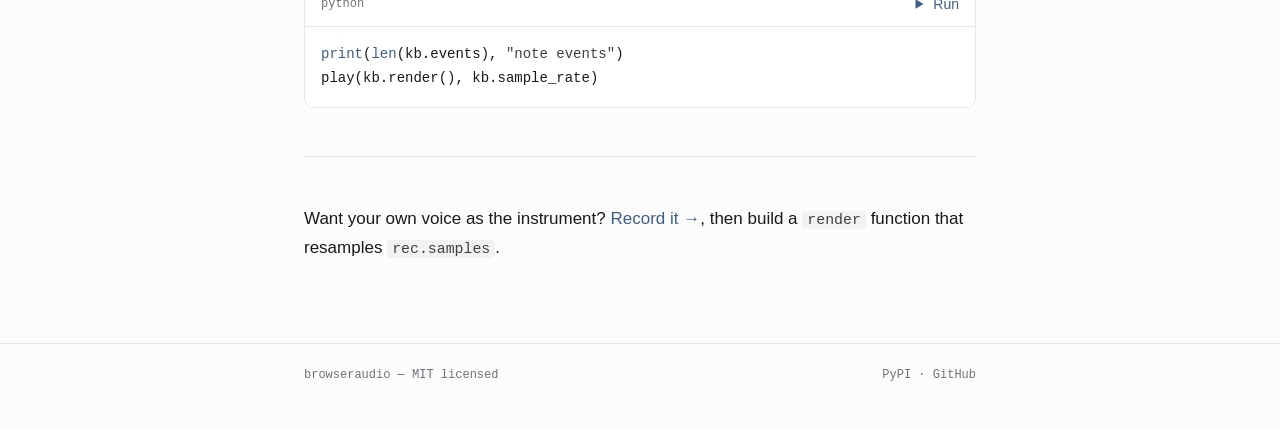
<file: demo/synth.html>
<!DOCTYPE html>
<html lang="en">
<head>
<meta charset="utf-8" />
<meta name="viewport" content="width=device-width, initial-scale=1" />
<title>Synth · browseraudio</title>
<link rel="stylesheet" href="assets/style.css" />
<link rel="stylesheet" href="assets/live.css" />
<script src="assets/nav.js"></script>
</head>
<body>

<nav class="nav">
  <div class="nav-inner wrap">
    <a class="brand" href="index.html">browseraudio</a>
    <button class="nav-toggle" type="button" aria-expanded="false" aria-controls="nav-links"><span>Menu</span></button>
    <div class="nav-links" id="nav-links">
      <a href="record.html">Record</a>
      <a href="play.html">Play</a>
      <a href="synth.html" class="active" aria-current="page">Synth</a>
      <a href="realtime.html">Real-time</a>
      <a href="how-it-works.html">How it works</a>
      <a class="ext" href="https://github.com/jiaweil6/browseraudio">GitHub</a>
    </div>
  </div>
</nav>

<main class="wrap">
  <p class="label">Feature · Synth</p>
  <h1>Play a NumPy synth live</h1>
  <p class="lead">
    <code>keyboard(render, sample_rate)</code> turns your computer keyboard into an
    instrument. You design the sound in NumPy; the page plays it in real time.
  </p>

  <p class="callout">
    Runs the real <code>browseraudio</code> on an in-browser Python kernel
    (<a href="how-it-works.html">thebe + Pyodide</a>). Cells are editable; the first
    <b>Run</b> downloads ~25 MB. Reload to reset.
  </p>

  <div class="runbar">
    <button class="run-all" id="run-all">Run all</button>
    <span class="status"><span class="dot" id="kdot"></span><span id="kstat">ready</span></span>
  </div>

  <div class="step-h"><span class="n">01</span><h2>Design a sound, then play it</h2></div>
  <p>
    A function from frequency to samples, rendered once per note and played in the page:
    no round trip, any number of notes at once. Click the keyboard and play
    (<code>Z</code>/<code>X</code> change octave).
  </p>
  <div class="cell">
    <div class="cell-head"><span class="lang">python</span><button class="run" data-run="synth-pluck">Run</button></div>
<pre class="cell-code"><code><span class="k">import</span> numpy <span class="k">as</span> np
<span class="k">from</span> browseraudio <span class="k">import</span> keyboard, play

sr = <span class="n">22050</span>
t = np.<span class="f">arange</span>(<span class="f">int</span>(<span class="n">1.2</span> * sr)) / sr                <span class="c"># 1.2 s per note</span>

<span class="k">def</span> <span class="f">pluck</span>(freq):
    <span class="c"># a few harmonics, the higher ones dying faster — an electric-piano-ish tone</span>
    tone = <span class="f">sum</span>(np.<span class="f">sin</span>(<span class="n">2</span> * np.pi * k * freq * t) * np.<span class="f">exp</span>(-(<span class="n">1.5</span> + <span class="n">2.5</span> * k) * t) / k
               <span class="k">for</span> k <span class="k">in</span> <span class="f">range</span>(<span class="n">1</span>, <span class="n">6</span>))
    <span class="k">return</span> <span class="n">0.5</span> * tone * np.<span class="f">minimum</span>(<span class="n">1</span>, t / <span class="n">0.004</span>)   <span class="c"># 4 ms attack, no click</span>

kb = <span class="f">keyboard</span>(pluck, sr, release=<span class="n">0.3</span>)</code></pre>
    <div class="cell-out" data-out="synth-pluck" hidden></div>
  </div>

  <div class="step-h"><span class="n">02</span><h2>A wavetable with an envelope</h2></div>
  <p>
    One cycle, looped at any pitch and shaped by an ADSR envelope.
  </p>
  <div class="cell">
    <div class="cell-head"><span class="lang">python</span><button class="run" data-run="synth-wavetable">Run</button></div>
<pre class="cell-code"><code>cycle = np.<span class="f">linspace</span>(-<span class="n">1</span>, <span class="n">1</span>, <span class="n">256</span>)                    <span class="c"># one sawtooth cycle</span>
kb = <span class="f">keyboard</span>(wavetable=<span class="n">0.5</span> * cycle,
              attack=<span class="n">0.02</span>, decay=<span class="n">0.2</span>, sustain=<span class="n">0.6</span>, release=<span class="n">0.4</span>)</code></pre>
    <div class="cell-out" data-out="synth-wavetable" hidden></div>
  </div>

  <div class="step-h"><span class="n">03</span><h2>Plucked strings, played by the genie</h2></div>
  <p>
    <b>Karplus–Strong</b>: noise circulating in a lossy delay line one period long.
    Starts in <b>genie mode</b>: play <code>1</code>–<code>8</code> or
    <code>A S D F J K L ;</code>.
  </p>
  <div class="cell">
    <div class="cell-head"><span class="lang">python</span><button class="run" data-run="synth-strings">Run</button></div>
<pre class="cell-code"><code><span class="k">def</span> <span class="f">karplus_strong</span>(freq, seconds=<span class="n">1.4</span>, decay=<span class="n">1.0</span>):
    <span class="s">"""A plucked string: a burst of noise circulating in a short, lossy delay line."""</span>
    period = sr / freq                             <span class="c"># the loop must be one period long:</span>
    M = <span class="f">int</span>(period)                                <span class="c"># whole samples...</span>
    w = period - M                                 <span class="c"># ...plus a fraction (tap weighting)</span>
    g = <span class="n">10</span> ** (-<span class="n">3</span> * period / (sr * decay))         <span class="c"># loop gain: -60 dB after `decay` s</span>
    n = <span class="f">int</span>(seconds * sr)
    y = np.<span class="f">zeros</span>(n + <span class="n">1</span>)                            <span class="c"># y[i + 1] is sample i; y[0] = 0</span>
    noise = np.random.<span class="f">default_rng</span>(M).<span class="f">uniform</span>(-<span class="n">1</span>, <span class="n">1</span>, M)
    noise -= noise.<span class="f">mean</span>()                          <span class="c"># no DC offset: no thump</span>
    y[<span class="n">1</span>:M + <span class="n">1</span>] = np.<span class="f">convolve</span>(noise, [<span class="n">0.5</span>, <span class="n">0.5</span>], <span class="s">"same"</span>)   <span class="c"># a softer pluck</span>
    <span class="k">for</span> s <span class="k">in</span> <span class="f">range</span>(M, n, M):                       <span class="c"># a period at a time, vectorized</span>
        e = <span class="f">min</span>(s + M, n)
        y[s + <span class="n">1</span>:e + <span class="n">1</span>] = g * ((<span class="n">1</span> - w) * y[s - M + <span class="n">1</span>:e - M + <span class="n">1</span>] + w * y[s - M:e - M])
    <span class="k">return</span> <span class="n">0.4</span> * y[<span class="n">1</span>:]

kb = <span class="f">keyboard</span>(karplus_strong, sr, release=<span class="n">0.5</span>, input=<span class="s">"genie"</span>)</code></pre>
    <div class="cell-out" data-out="synth-strings" hidden></div>
  </div>
  <p class="callout">
    Genie mode is <a href="https://magenta.tensorflow.org/pianogenie"><b>Piano Genie</b></a> —
    Chris Donahue, Ian Simon &amp; Sander Dieleman, <i>Piano Genie</i>, IUI 2019
    (<a href="https://arxiv.org/abs/1810.03226">arXiv:1810.03226</a>) — running the trained
    model published by <a href="https://magenta.tensorflow.org/">Magenta</a>. Please cite it
    if you use genie mode in your work.
  </p>

  <div class="step-h"><span class="n">04</span><h2>A drum machine on eight pads</h2></div>
  <p>
    Every drum synthesized in NumPy, on <code>A S D F J K L ;</code>. Try
    <b>Genie</b> here too.
  </p>
  <div class="cell">
    <div class="cell-head"><span class="lang">python</span><button class="run" data-run="synth-drums">Run</button></div>
<pre class="cell-code"><code><span class="k">from</span> browseraudio <span class="k">import</span> KeyMap

n = np.<span class="f">arange</span>(sr) / sr                             <span class="c"># 1 s per hit</span>
noise = np.random.<span class="f">default_rng</span>(<span class="n">0</span>).<span class="f">uniform</span>(-<span class="n">1</span>, <span class="n">1</span>, sr)

<span class="k">def</span> <span class="f">sweep</span>(f0, f1, rate):                           <span class="c"># a pitch falling from f0 to f1</span>
    f = f1 + (f0 - f1) * np.<span class="f">exp</span>(-rate * n)
    <span class="k">return</span> np.<span class="f">sin</span>(<span class="n">2</span> * np.pi * np.<span class="f">cumsum</span>(f) / sr)

hiss = np.<span class="f">diff</span>(noise, prepend=<span class="n">0</span>)                   <span class="c"># noise with the lows taken out</span>
DRUMS = {                                          <span class="c"># General MIDI drum numbers</span>
    <span class="n">36</span>: <span class="f">sweep</span>(<span class="n">160</span>, <span class="n">50</span>, <span class="n">30</span>) * np.<span class="f">exp</span>(-<span class="n">7</span> * n),                       <span class="c"># kick</span>
    <span class="n">38</span>: <span class="n">0.5</span> * noise * np.<span class="f">exp</span>(-<span class="n">18</span> * n)
        + <span class="n">0.5</span> * <span class="f">sweep</span>(<span class="n">240</span>, <span class="n">180</span>, <span class="n">20</span>) * np.<span class="f">exp</span>(-<span class="n">25</span> * n),                            <span class="c"># snare</span>
    <span class="n">42</span>: <span class="n">0.35</span> * hiss * np.<span class="f">exp</span>(-<span class="n">60</span> * n),                             <span class="c"># closed hi-hat</span>
    <span class="n">46</span>: <span class="n">0.3</span> * hiss * np.<span class="f">exp</span>(-<span class="n">9</span> * n),                               <span class="c"># open hi-hat</span>
    <span class="n">39</span>: <span class="n">0.5</span> * noise * <span class="f">sum</span>(np.<span class="f">exp</span>(-<span class="n">80</span> * np.<span class="f">clip</span>(n - d, <span class="n">0</span>, <span class="k">None</span>)) * (n &gt;= d)
                          <span class="k">for</span> d <span class="k">in</span> (<span class="n">0</span>, <span class="n">0.012</span>, <span class="n">0.024</span>)),             <span class="c"># clap</span>
    <span class="n">45</span>: <span class="f">sweep</span>(<span class="n">180</span>, <span class="n">110</span>, <span class="n">12</span>) * np.<span class="f">exp</span>(-<span class="n">9</span> * n),                      <span class="c"># low tom</span>
    <span class="n">48</span>: <span class="f">sweep</span>(<span class="n">260</span>, <span class="n">170</span>, <span class="n">12</span>) * np.<span class="f">exp</span>(-<span class="n">10</span> * n),                     <span class="c"># high tom</span>
    <span class="n">56</span>: <span class="n">0.25</span> * np.<span class="f">sign</span>(np.<span class="f">sin</span>(<span class="n">2</span> * np.pi * <span class="n">540</span> * n) + np.<span class="f">sin</span>(<span class="n">2</span> * np.pi * <span class="n">800</span> * n))
        * np.<span class="f">exp</span>(-<span class="n">12</span> * n),                                         <span class="c"># cowbell</span>
}

DRUMS = {midi: <span class="n">0.8</span> * hit / np.<span class="f">abs</span>(hit).<span class="f">max</span>()      <span class="c"># even levels</span>
         <span class="k">for</span> midi, hit <span class="k">in</span> DRUMS.<span class="f">items</span>()}

<span class="k">def</span> <span class="f">drum</span>(freq):
    <span class="k">return</span> DRUMS[<span class="f">round</span>(<span class="n">69</span> + <span class="n">12</span> * np.<span class="f">log2</span>(freq / <span class="n">440</span>))]   <span class="c"># frequency → MIDI number</span>

pads = <span class="f">KeyMap</span>([<span class="s">"KeyA"</span>, <span class="s">"KeyS"</span>, <span class="s">"KeyD"</span>, <span class="s">"KeyF"</span>, <span class="s">"KeyJ"</span>, <span class="s">"KeyK"</span>, <span class="s">"KeyL"</span>, <span class="s">"Semicolon"</span>],
              [[(midi, <span class="n">0</span>) <span class="k">for</span> midi <span class="k">in</span> DRUMS]],
              labels=[<span class="s">"kick"</span>, <span class="s">"snare"</span>, <span class="s">"hat"</span>, <span class="s">"open hat"</span>,
                      <span class="s">"clap"</span>, <span class="s">"low tom"</span>, <span class="s">"hi tom"</span>, <span class="s">"bell"</span>])
kb = <span class="f">keyboard</span>(drum, sr, keymap=pads, one_shot=<span class="k">True</span>, max_voices=<span class="n">32</span>)</code></pre>
    <div class="cell-out" data-out="synth-drums" hidden></div>
  </div>

  <div class="step-h"><span class="n">05</span><h2>Replay your performance</h2></div>
  <p>
    <code>kb.render()</code> re-synthesises what you played on the last keyboard.
  </p>
  <div class="cell">
    <div class="cell-head"><span class="lang">python</span><button class="run" data-run="synth-render">Run</button></div>
<pre class="cell-code"><code><span class="f">print</span>(<span class="f">len</span>(kb.events), <span class="s">"note events"</span>)
<span class="f">play</span>(kb.<span class="f">render</span>(), kb.sample_rate)</code></pre>
    <div class="cell-out" data-out="synth-render" hidden></div>
  </div>

  <hr class="rule" />
  <p>Want your own voice as the instrument? <a href="record.html">Record it <span class="arr">→</span></a>, then build a <code>render</code> function that resamples <code>rec.samples</code>.</p>
</main>

<footer>
  <div class="wrap">
    <span>browseraudio — MIT licensed</span>
    <span><a href="https://pypi.org/project/browseraudio/">PyPI</a> · <a href="https://github.com/jiaweil6/browseraudio">GitHub</a></span>
  </div>
</footer>

<script src="assets/live.js"></script>
</body>
</html>
</file>
<file: demo/assets/style.css>
/* browseraudio demo — editorial / minimal, ink + one quiet accent */

:root {
  /* color */
  --bg: #fcfcfc;
  --surface: #ffffff;
  --raised: #f2f2f0;           /* inline code, menu hover */
  --ink: #18191b;
  --ink-soft: #3d4044;
  --muted: #6e7278;            /* 4.7:1 on --bg */
  --faint: #e7e7e4;            /* hairline */
  --accent: #3f5d86;           /* quiet slate-blue */
  --accent-strong: #34507a;
  --accent-tint: #eef1f6;
  --on-accent: #ffffff;
  --ok: #4a8f5e;
  --warn: #c08a3e;
  --danger: #b4452f;

  /* spacing scale (4px grid) */
  --s1: 4px; --s2: 8px; --s3: 12px; --s4: 16px;
  --s5: 24px; --s6: 32px; --s7: 48px; --s8: 64px; --s9: 96px;

  /* type scale */
  --t-meta: 0.75rem;           /* 12  labels, numbers, status */
  --t-small: 0.875rem;         /* 14  code, buttons */
  --t-ui: 0.9375rem;           /* 15  nav, descriptions, callouts */
  --t-body: 1.0625rem;         /* 17  body */
  --t-lead: 1.25rem;           /* 20  lead, step titles */
  --t-h2: 1.5rem;              /* 24 */
  --t-h1: 2rem;                /* 32 */

  /* type & layout */
  --sans: -apple-system, BlinkMacSystemFont, "Segoe UI", Roboto, Helvetica, Arial, sans-serif;
  --mono: ui-monospace, SFMono-Regular, "SF Mono", Menlo, Consolas, monospace;
  --measure: 45rem;            /* ~720px reading column */
  --r: 10px;

  /* motion */
  --ease: cubic-bezier(0.22, 1, 0.36, 1);
  --fast: 150ms;
}

@media (prefers-color-scheme: dark) {
  :root {
    --bg: #161719;
    --surface: #1b1d20;
    --raised: #232528;
    --ink: #e9e9e6;
    --ink-soft: #c3c4c1;
    --muted: #8d9095;
    --faint: #2a2c2f;
    --accent: #8da7cc;
    --accent-strong: #a6bbda;
    --accent-tint: #20262f;
    --on-accent: #161719;
    --ok: #5fa874;
    --warn: #d09a4e;
    --danger: #e07a62;
  }
}

* { box-sizing: border-box; }
html { -webkit-text-size-adjust: 100%; }
body {
  margin: 0;
  background: var(--bg);
  color: var(--ink);
  font: 400 var(--t-body)/1.7 var(--sans);
  -webkit-font-smoothing: antialiased;
}

/* ---------- Typography ---------- */
h1, h2, h3 { color: var(--ink); font-weight: 500; line-height: 1.2; }
h1 { font-size: var(--t-h1); line-height: 1.15; margin: 0 0 var(--s4); }
h2 { font-size: var(--t-h2); line-height: 1.25; margin: 0 0 var(--s3); }
h3 { font-size: var(--t-body); margin: 0 0 var(--s2); }
p { margin: 0 0 var(--s4); }
a { color: var(--accent); text-decoration: none; transition: color var(--fast) var(--ease); }
a:hover { color: var(--accent-strong); text-decoration: underline; text-underline-offset: 2px; }
strong, b { font-weight: 600; }
em { font-style: normal; color: var(--ink); font-weight: 500; }
:focus-visible { outline: 2px solid var(--accent); outline-offset: 2px; }

.label {
  font: var(--t-meta) var(--mono); color: var(--muted); letter-spacing: 0.01em;
  margin: 0 0 var(--s3);
}
.lead { font-size: var(--t-lead); line-height: 1.5; color: var(--ink-soft); max-width: 54ch; }
.muted { color: var(--muted); }

code:not([class]) {
  font-family: var(--mono); font-size: 0.875em;
  color: var(--ink-soft); background: var(--raised);
  padding: 0.06em 0.34em; border-radius: 4px;
}

/* ---------- Layout ---------- */
.wrap { max-width: var(--measure); margin: 0 auto; padding-left: var(--s5); padding-right: var(--s5); }
main { padding-top: var(--s7); padding-bottom: var(--s8); }
section { margin-top: var(--s8); }
.rule { border: 0; border-top: 1px solid var(--faint); margin: var(--s7) 0; }

/* ---------- Nav ---------- */
.nav {
  border-bottom: 1px solid var(--faint);
  position: sticky; top: 0; z-index: 50;
  background: color-mix(in srgb, var(--bg) 88%, transparent);
  backdrop-filter: saturate(140%) blur(8px);
}
.nav-inner { display: flex; align-items: center; flex-wrap: wrap; column-gap: var(--s5); min-height: 56px; }
.brand { color: var(--ink); font-weight: 600; font-size: var(--t-body); }
.brand:hover { color: var(--ink); text-decoration: none; }
.nav-links { display: flex; align-items: center; gap: var(--s5); margin-left: auto; }
.nav-links a { color: var(--muted); font-size: var(--t-ui); }
.nav-links a:hover { color: var(--ink); text-decoration: none; }
.nav-links a.active { color: var(--ink); }
.nav-links .ext::after { content: "↗"; font-size: 0.8em; margin-left: 0.15em; opacity: 0.6; }
.nav-toggle {
  display: none; align-items: center; gap: var(--s2);
  height: 32px; margin-left: auto; padding: 0 var(--s3);
  background: none; border: 1px solid var(--faint); border-radius: 8px;
  color: var(--ink); font: 400 var(--t-ui) var(--sans); cursor: pointer;
  transition: background-color var(--fast) var(--ease);
}
.nav-toggle:hover { background: var(--raised); }
.nav-toggle::before {
  content: ""; width: 16px; height: 16px; flex: none; background: currentColor;
  -webkit-mask: var(--i-menu) center / contain no-repeat; mask: var(--i-menu) center / contain no-repeat;
}
.nav.open .nav-toggle::before {
  -webkit-mask-image: var(--i-close); mask-image: var(--i-close);
}
:root {
  --i-menu: url("data:image/svg+xml,%3Csvg xmlns='http://www.w3.org/2000/svg' viewBox='0 0 24 24' fill='none' stroke='%23000' stroke-width='1.5' stroke-linecap='round'%3E%3Cpath d='M4 7h16M4 12h16M4 17h16'/%3E%3C/svg%3E");
  --i-close: url("data:image/svg+xml,%3Csvg xmlns='http://www.w3.org/2000/svg' viewBox='0 0 24 24' fill='none' stroke='%23000' stroke-width='1.5' stroke-linecap='round'%3E%3Cpath d='M6 6l12 12M18 6L6 18'/%3E%3C/svg%3E");
  /* the widget's own play glyph (browseraudio/static/ui.js), so one icon set */
  --i-play: url("data:image/svg+xml,%3Csvg xmlns='http://www.w3.org/2000/svg' viewBox='0 0 12 12'%3E%3Cpath d='M2.5 1.2v9.6L10.6 6z'/%3E%3C/svg%3E");
}

/* ---------- Hero ---------- */
.hero { padding-top: var(--s7); }
.hero h1 {
  font-size: clamp(2.25rem, 1.2rem + 4.4vw, 3.5rem);
  line-height: 1.05; letter-spacing: -0.02em; margin-bottom: 20px;
}
.hero .lead { max-width: 36rem; }
.cta { display: flex; gap: var(--s6); margin-top: var(--s6); font-size: var(--t-body); }
.cta a { font-weight: 500; }
.cta a .arr { color: var(--muted); font-weight: 400; }
.cta a.secondary { color: var(--muted); font-weight: 400; }
.cta a.secondary:hover { color: var(--ink); }

/* The take: what record(3.0) hands back, drawn from the array */
.take {
  margin: var(--s7) 0 0; border: 1px solid var(--faint); border-radius: var(--r);
  background: var(--surface); overflow: hidden;
}
.take-head {
  display: flex; align-items: center; justify-content: space-between; gap: var(--s4);
  min-height: 48px; padding: 0 var(--s4); border-bottom: 1px solid var(--faint);
}
.take code { padding: 0; background: none; border-radius: 0; }
.take-head code { font: var(--t-small) var(--mono); color: var(--ink); }
.take-head .f { color: var(--ink); }
.take-head .n { color: var(--ink-soft); }
.take-status { display: inline-flex; align-items: center; gap: var(--s2); font: var(--t-meta) var(--mono); color: var(--muted); white-space: nowrap; }
.take-plot { padding: var(--s5) var(--s4) var(--s3); }
.take-plot svg { display: block; width: 100%; height: 128px; overflow: visible; }
.take-plot .grid { fill: none; stroke: var(--faint); stroke-width: 1; vector-effect: non-scaling-stroke; }
.take-plot .peak { fill: var(--accent); opacity: 0.32; }
.take-plot .rms { fill: var(--accent); }
.take-axis { position: relative; height: 16px; margin-top: var(--s2); font: var(--t-meta)/16px var(--mono); color: var(--muted); }
.take-axis span { position: absolute; top: 0; transform: translateX(-50%); white-space: nowrap; }
.take-axis span:first-child { transform: none; }
.take-axis span:last-child { transform: translateX(-100%); }
.take-foot {
  display: flex; flex-wrap: wrap; align-items: baseline; column-gap: var(--s3); row-gap: var(--s1);
  padding: var(--s3) var(--s4); border-top: 1px solid var(--faint);
  font: var(--t-meta) var(--mono); color: var(--muted);
}
.take-foot code { font: inherit; color: var(--ink); }

/* ---------- Numbered index (features / steps) ---------- */
.index { margin: var(--s6) 0; border-top: 1px solid var(--faint); }
.index .row {
  display: grid; grid-template-columns: 2.5rem 9.5rem 1fr auto;
  gap: var(--s4); align-items: baseline;
  padding: var(--s4) 0; border-bottom: 1px solid var(--faint);
  color: var(--ink);
}
a.row:hover { text-decoration: none; }
a.row:hover .name { color: var(--accent-strong); }
a.row:hover .arr { color: var(--ink); transform: translateX(4px); }
.index .num { font: var(--t-meta) var(--mono); color: var(--muted); }
.index .name { font-weight: 500; transition: color var(--fast) var(--ease); }
.index .desc { color: var(--ink-soft); font-size: var(--t-ui); }
.index .arr { color: var(--muted); transition: transform var(--fast) var(--ease), color var(--fast) var(--ease); }

/* ---------- Play icon on run buttons ---------- */
.run::before, .run-all::before {
  content: ""; width: 12px; height: 12px; flex: none; background: currentColor;
  -webkit-mask: var(--i-play) center / contain no-repeat; mask: var(--i-play) center / contain no-repeat;
}

/* ---------- Run bar ---------- */
.runbar {
  display: flex; align-items: center; gap: var(--s4);
  padding: var(--s3) 0; margin: var(--s5) 0 var(--s6);
  border-top: 1px solid var(--faint); border-bottom: 1px solid var(--faint);
}
.run-all {
  display: inline-flex; align-items: center; gap: var(--s2);
  background: none; border: 0; padding: 0; cursor: pointer;
  color: var(--accent); font: 500 var(--t-ui) var(--sans);
  transition: color var(--fast) var(--ease), transform var(--fast) var(--ease);
}
.run-all:hover { color: var(--accent-strong); text-decoration: underline; text-underline-offset: 2px; }
.run-all:active { transform: scale(0.97); }
.run-all[disabled] { opacity: 0.45; cursor: default; text-decoration: none; }
.runbar .status { margin-left: auto; display: inline-flex; align-items: center; gap: var(--s2); font: var(--t-meta) var(--mono); color: var(--muted); }
.dot { width: 8px; height: 8px; flex: none; border-radius: 50%; background: var(--ok); }
.dot.busy { background: var(--warn); }

/* ---------- Editor cells ---------- */
.step-h { display: flex; align-items: baseline; gap: var(--s3); margin: var(--s7) 0 var(--s2); }
.step-h .n { font: var(--t-meta) var(--mono); color: var(--muted); }
.step-h h2 { font-size: var(--t-lead); line-height: 1.3; margin: 0; }

.cell { margin: var(--s4) 0 var(--s5); border: 1px solid var(--faint); border-radius: var(--r); overflow: hidden; background: var(--surface); }
.cell-head {
  display: flex; align-items: center; justify-content: space-between;
  padding: var(--s2) var(--s2) var(--s2) var(--s4);
  border-bottom: 1px solid var(--faint);
}
.cell-head .lang { font: var(--t-meta) var(--mono); color: var(--muted); }
.run {
  display: inline-flex; align-items: center; gap: var(--s2);
  height: 28px; padding: 0 var(--s2); border-radius: 4px;
  background: none; border: 0; cursor: pointer; color: var(--accent);
  font: 500 var(--t-small) var(--sans);
  transition: background-color var(--fast) var(--ease), color var(--fast) var(--ease), transform var(--fast) var(--ease);
}
.run:hover { background: var(--accent-tint); color: var(--accent-strong); }
.run:active { transform: scale(0.97); }
.run[disabled] { opacity: 0.45; cursor: default; }
.run[disabled]:hover { background: none; }
.cell-code {
  margin: 0; padding: var(--s4); overflow-x: auto;
  font: var(--t-small)/1.7 var(--mono); color: var(--ink);
}
.cell-out { padding: var(--s4); border-top: 1px solid var(--faint); background: var(--bg); }
.cell-out::before {
  content: "output"; display: block; margin-bottom: var(--s3);
  font: var(--t-meta) var(--mono); letter-spacing: 0.01em; color: var(--muted);
}
.cell-out .result { margin: 0; font: var(--t-small)/1.6 var(--mono); white-space: pre-wrap; color: var(--ink); }
.cell-out .muted { color: var(--muted); }

/* Python syntax highlight (hand-tagged, restrained) */
.cell-code .k { color: var(--accent); }
.cell-code .s { color: var(--ink-soft); }
.cell-code .n { color: var(--ink-soft); }
.cell-code .c { color: var(--muted); }
.cell-code .f { color: var(--ink); }

/* Plain widget outputs in .cell-out (ipywidgets buttons, <audio> players). */
.cell-out .jupyter-button, .cell-out button {
  display: inline-flex; align-items: center; gap: var(--s1);
  background: var(--accent); color: var(--on-accent); border: 0;
  height: 36px; padding: 0 var(--s4); border-radius: 8px;
  font: 500 var(--t-small) var(--sans); cursor: pointer;
  transition: background-color var(--fast) var(--ease);
}
.cell-out .jupyter-button:hover, .cell-out button:hover { background: var(--accent-strong); }
.cell-out button[disabled] { opacity: 0.5; cursor: default; }
.cell-out audio { display: block; width: 100%; margin-top: var(--s3); }

/* browseraudio's own widgets render in a shadow root and style themselves.
   Rules on the host beat their :host defaults, so they take the page's palette. */
.browseraudio-widget {
  --ba-accent: var(--accent);
  --ba-accent-fg: var(--on-accent);
  --ba-ok: var(--ok);
  --ba-warn: var(--warn);
  --ba-danger: var(--danger);
  --ba-mono: var(--mono);
}

/* ---------- Callout ---------- */
.callout {
  margin: var(--s5) 0; padding: var(--s1) 0 var(--s1) var(--s4);
  border-left: 2px solid var(--faint); color: var(--ink-soft);
  font-size: var(--t-ui); line-height: 1.6;
}
.callout b { color: var(--ink); }

/* ---------- Static code block ---------- */
.code {
  font: var(--t-small)/1.65 var(--mono); color: var(--ink);
  background: var(--surface); border: 1px solid var(--faint); border-radius: var(--r);
  padding: var(--s4) var(--s5); overflow-x: auto; margin: var(--s4) 0 var(--s5);
}
.code .c { color: var(--muted); }
.code .k { color: var(--accent); }
.code .s { color: var(--ink-soft); }

/* ---------- Stack (how it works) ---------- */
.stack { margin: var(--s5) 0; border-top: 1px solid var(--faint); }
.layer {
  display: grid; grid-template-columns: 8.5rem 1fr; gap: var(--s4);
  padding: var(--s4) 0; border-bottom: 1px solid var(--faint);
}
.layer .badge { font: var(--t-small) var(--mono); color: var(--accent); }
.layer .desc b { display: block; margin-bottom: 2px; font-weight: 500; }
.layer .desc span { color: var(--muted); font-size: var(--t-ui); }
.split-note {
  padding: var(--s3) 0; font: var(--t-meta) var(--mono); color: var(--muted);
  text-align: center; border-bottom: 1px solid var(--faint);
}

/* ---------- Definition list ---------- */
.dl { margin: var(--s4) 0; }
.dl div { display: grid; grid-template-columns: 9rem 1fr; gap: var(--s4); padding: var(--s3) 0; border-top: 1px solid var(--faint); }
.dl dt { margin: 0; font: var(--t-small) var(--mono); color: var(--accent); }
.dl dd { margin: 0; color: var(--ink-soft); font-size: var(--t-ui); }

/* ---------- Footer ---------- */
footer { border-top: 1px solid var(--faint); }
footer .wrap {
  display: flex; justify-content: space-between; gap: var(--s4); flex-wrap: wrap;
  padding-top: var(--s5); padding-bottom: var(--s7);
  font: var(--t-meta) var(--mono); color: var(--muted);
}
footer a { color: var(--muted); }
footer a:hover { color: var(--ink); }

/* ---------- Responsive ---------- */
@media (max-width: 640px) {
  .wrap { padding-left: var(--s4); padding-right: var(--s4); }
  .hero { padding-top: var(--s5); }
  .index .row { grid-template-columns: 2rem 1fr; row-gap: var(--s1); }
  .index .desc { grid-column: 2; }
  .index .arr { display: none; }
  .layer { grid-template-columns: 1fr; gap: var(--s1); }
  .dl div { grid-template-columns: 1fr; gap: var(--s1); }
  .cta { flex-direction: column; gap: var(--s3); }
  .take-plot svg { height: 96px; }

  /* Links collapse into the Menu button (nav.js); without script they wrap. */
  .nav-links { flex-wrap: wrap; column-gap: var(--s4); row-gap: 0; padding-bottom: var(--s2); }
  .js .nav-toggle { display: inline-flex; }
  .js .nav-links {
    display: none; position: absolute; top: 100%; left: 0; right: 0;
    flex-direction: column; align-items: stretch; gap: 0; margin: 0;
    padding: var(--s2) var(--s4) var(--s4);
    background: var(--bg); border-bottom: 1px solid var(--faint);
  }
  .js .nav.open .nav-links { display: flex; }
  .js .nav-links a { display: flex; align-items: center; height: 44px; font-size: var(--t-body); }
  .js .nav-links a + a { border-top: 1px solid var(--faint); }
}

@media (prefers-reduced-motion: reduce) {
  *, *::before { transition: none !important; }
}
</file>
<file: demo/assets/live.css>
/* live.css — make thebe's CodeMirror editors and output look like the demo's
   static cells. Loaded by the live-kernel pages (record.html, play.html). The
   styling activates under body.live-active so an unmounted page is unaffected. */

/* The editor replaces <pre class="cell-code">; match that block exactly:
   same mono font/size/leading, same padding, same surface, no chrome. */
.live-active .cell .CodeMirror {
  height: auto;
  background: var(--surface);
  color: var(--ink);
  font: 0.875rem/1.7 var(--mono);
  padding: var(--s4);
}
.live-active .cell .CodeMirror-scroll { min-height: 0; overflow-x: auto; }
.live-active .cell .CodeMirror-lines { padding: 0; }
.live-active .cell .CodeMirror pre.CodeMirror-line,
.live-active .cell .CodeMirror pre.CodeMirror-line-like { padding: 0; }

/* No line-number gutter — the static blocks had none. */
.live-active .cell .CodeMirror-gutters { display: none; border: 0; background: transparent; }
.live-active .cell .CodeMirror-sizer { margin-left: 0 !important; }

/* Cursor + selection in the site's palette. */
.live-active .cell .CodeMirror-cursor { border-left-color: var(--ink); }
.live-active .cell .CodeMirror-selected { background: var(--accent-tint); }
.live-active .cell .CodeMirror-focused .CodeMirror-selected { background: var(--accent-tint); }

/* Syntax tokens — mirror the hand-tagged static highlight (.k/.s/.c/.n/.f). */
.live-active .cell .cm-keyword { color: var(--accent); }
.live-active .cell .cm-builtin { color: var(--accent); }
.live-active .cell .cm-string { color: var(--ink-soft); }
.live-active .cell .cm-comment { color: var(--muted); }
.live-active .cell .cm-number { color: var(--ink-soft); }
.live-active .cell .cm-def,
.live-active .cell .cm-variable,
.live-active .cell .cm-property,
.live-active .cell .cm-operator { color: var(--ink); }

/* thebe's output area, relocated into .cell-out: strip Jupyter's default
   margins/fonts so text results read like the demo's .result blocks. The
   widget button + <audio> already inherit .cell-out styling from style.css. */
.cell-out .jp-OutputArea,
.cell-out .jp-OutputArea-child,
.cell-out .jp-OutputArea-output { margin: 0; padding: 0; background: none; }
.cell-out .jp-OutputArea pre {
  margin: 0; font: 0.85rem/1.6 var(--mono); white-space: pre-wrap; color: var(--ink);
}
/* Tracebacks / stderr stand out without shouting. */
.cell-out .jp-OutputArea [data-mime-type="application/vnd.jupyter.stderr"] {
  color: var(--danger); white-space: pre-wrap;
}
</file>
